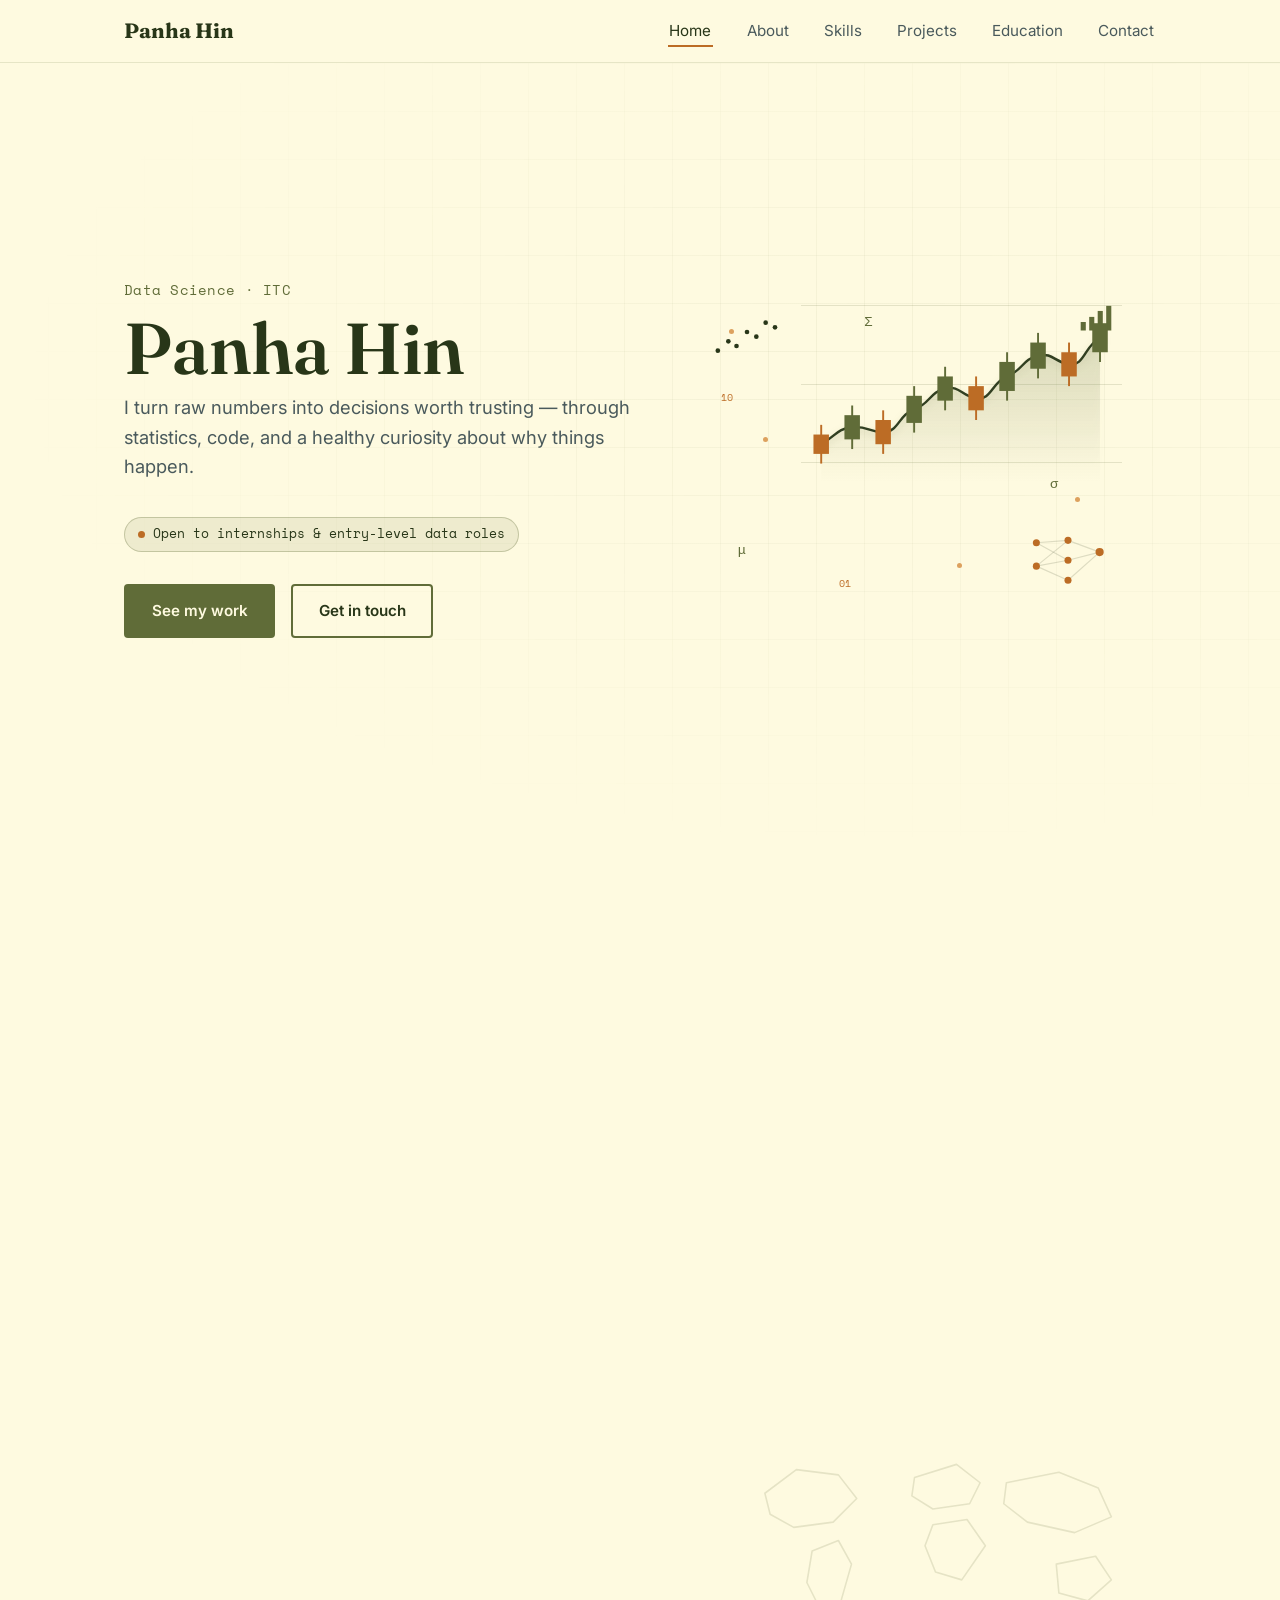
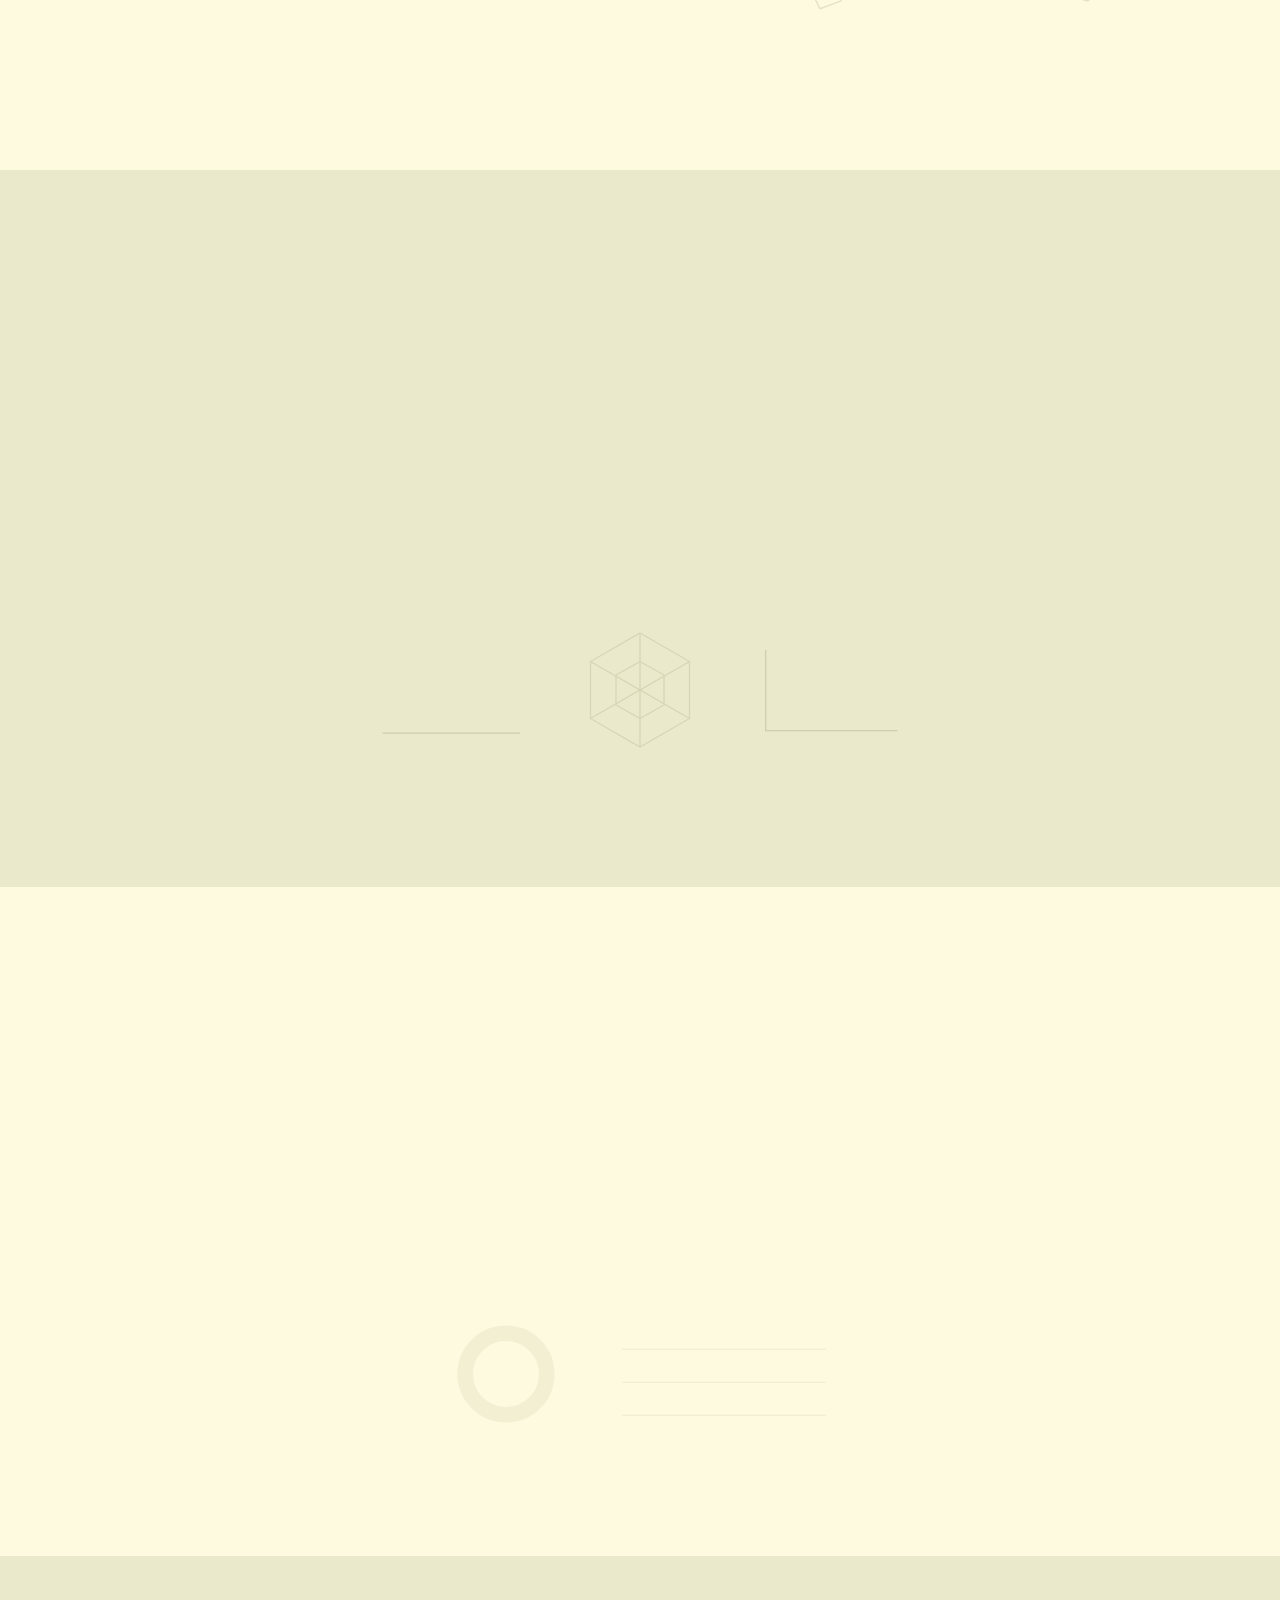
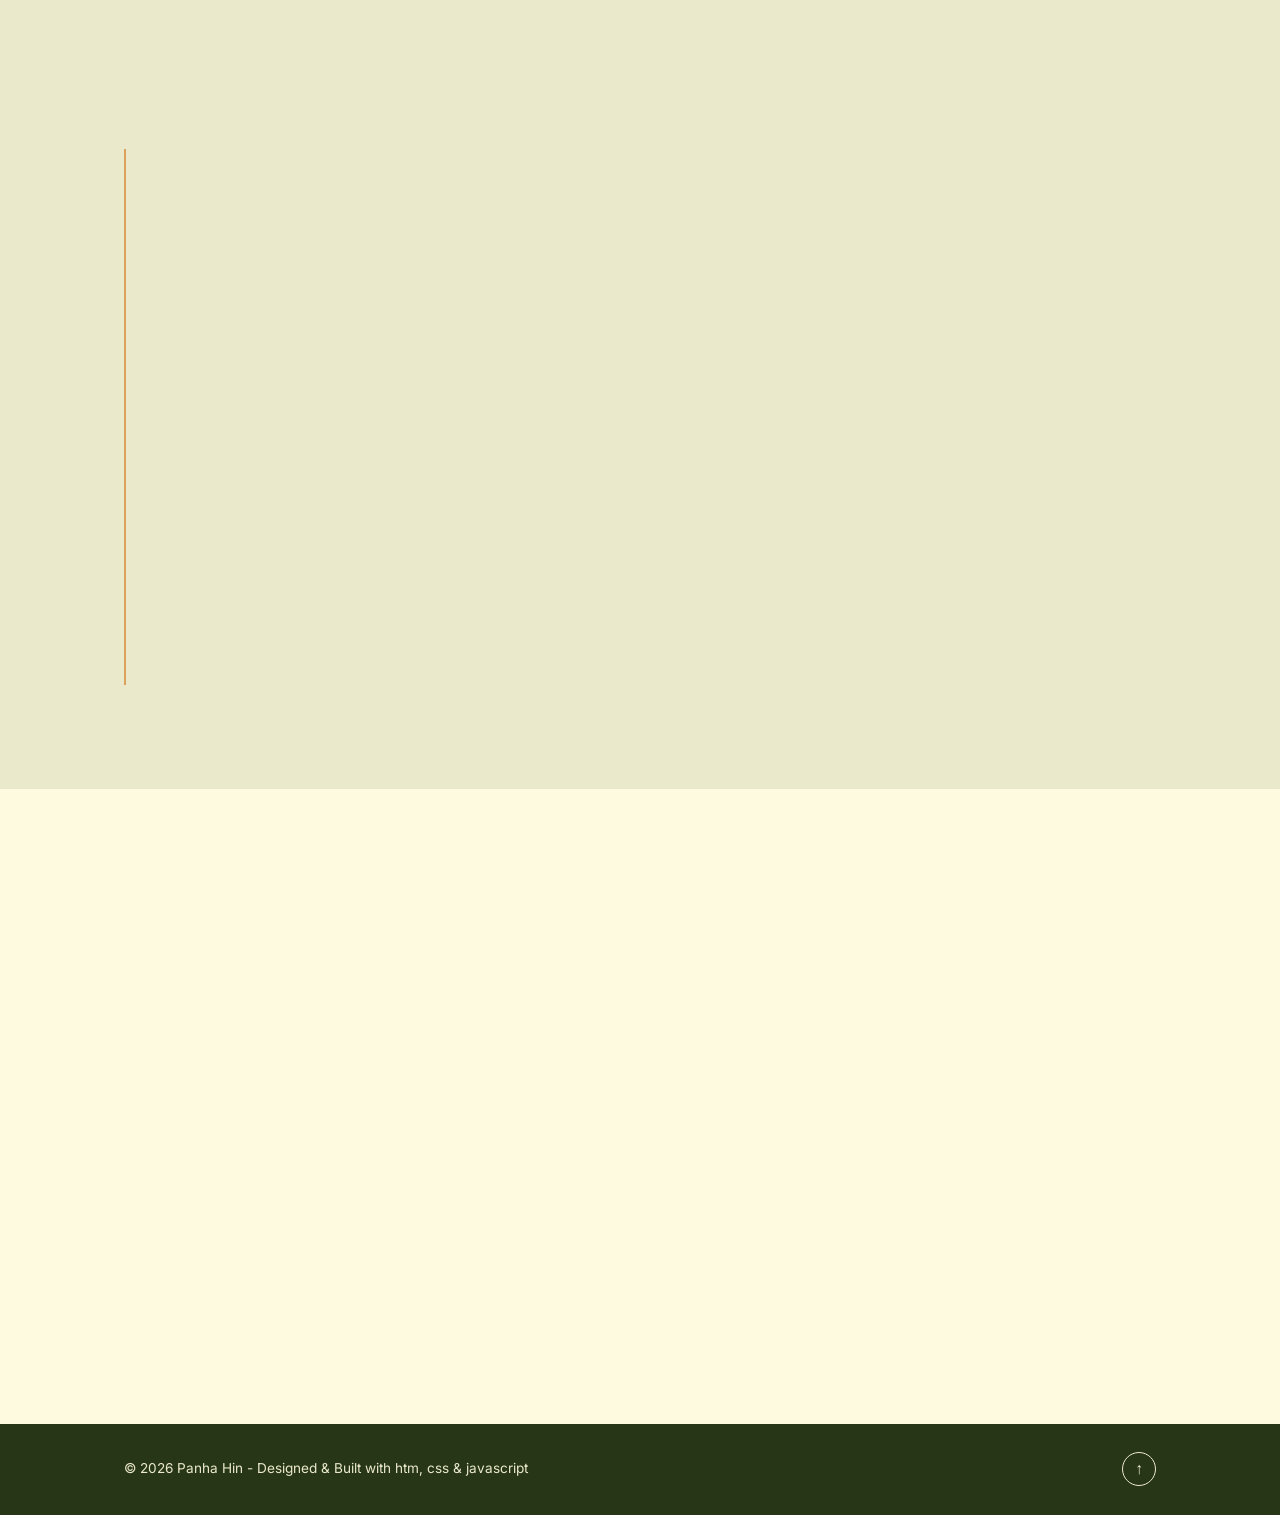
<file: index.html>
<!DOCTYPE html>
<html lang="en">
<head>
<meta charset="UTF-8">
<meta name="viewport" content="width=device-width, initial-scale=1.0">
<title>Panha Hin — Data Science Portfolio</title>
<link rel="preconnect" href="https://fonts.googleapis.com">
<link rel="preconnect" href="https://fonts.gstatic.com" crossorigin>
<link href="https://fonts.googleapis.com/css2?family=Fraunces:opsz,wght@9..144,500;9..144,600;9..144,700&family=Space+Mono:wght@400;700&family=Inter:wght@400;500;600&display=swap" rel="stylesheet">
<link rel="stylesheet" href="styles.css?v=3">
</head>
<body>

<header class="navbar" id="navbar">
  <div class="nav-inner">
    <a href="#home" class="logo">Panha<span> </span>Hin</a>
    <button class="nav-toggle" id="navToggle" aria-label="Toggle menu" aria-expanded="false">
      <span></span><span></span><span></span>
    </button>
    <nav>
      <ul class="nav-links" id="navLinks">
        <li><a href="#home" class="nav-link active">Home</a></li>
        <li><a href="#about" class="nav-link">About</a></li>
        <li><a href="#skills" class="nav-link">Skills</a></li>
        <li><a href="#projects" class="nav-link">Projects</a></li>
        <li><a href="#education" class="nav-link">Education</a></li>
        <li><a href="#contact" class="nav-link">Contact</a></li>
      </ul>
    </nav>
  </div>
</header>

<main>

  <!-- HOME -->
  <section id="home" class="hero">
    <div class="hero-grid" aria-hidden="true"></div>
    <div class="hero-content">
      <div class="hero-text">
        <p class="hero-eyebrow">Data Science · ITC</p>
        <h1>Panha Hin</h1>
        <p class="hero-tagline">I turn raw numbers into decisions worth trusting — through statistics, code, and a healthy curiosity about why things happen.</p>
        <span class="availability-badge"><span class="availability-dot"></span>Open to internships &amp; entry-level data roles</span>
        <div class="hero-actions">
          <a href="#projects" class="btn btn-primary">See my work</a>
          <a href="#contact" class="btn btn-outline">Get in touch</a>
        </div>
      </div>

      <div class="hero-visual" aria-hidden="true">

        <!-- Subtle data-science accents, resting in the open space around the chart -->
        <div class="viz-datafx">
          <span class="viz-fx-dot" style="top:10%; left:6%; animation-delay:0s;"></span>
          <span class="viz-fx-dot" style="top:46%; left:14%; animation-delay:-2.4s;"></span>
          <span class="viz-fx-dot" style="top:88%; left:60%; animation-delay:-4.8s;"></span>
          <span class="viz-fx-dot" style="top:66%; left:88%; animation-delay:-1.6s;"></span>

          <span class="viz-fx-symbol" style="top:4%; left:38%; animation-delay:-1s;">Σ</span>
          <span class="viz-fx-symbol" style="top:80%; left:8%; animation-delay:-3.2s;">μ</span>
          <span class="viz-fx-symbol" style="top:58%; left:82%; animation-delay:-5s;">σ</span>

          <span class="viz-fx-binary" style="top:92%; left:32%; animation-delay:-2s;">01</span>
          <span class="viz-fx-binary" style="top:30%; left:4%; animation-delay:-4.4s;">10</span>

          <svg class="viz-fx-scatter" viewBox="0 0 60 40" xmlns="http://www.w3.org/2000/svg" aria-hidden="true">
            <circle cx="5"  cy="34" r="2"/>
            <circle cx="14" cy="26" r="2"/>
            <circle cx="21" cy="30" r="2"/>
            <circle cx="30" cy="18" r="2"/>
            <circle cx="38" cy="22" r="2"/>
            <circle cx="46" cy="10" r="2"/>
            <circle cx="54" cy="14" r="2"/>
          </svg>

          <svg class="viz-fx-neural" viewBox="0 0 70 50" xmlns="http://www.w3.org/2000/svg" aria-hidden="true">
            <line x1="8" y1="10" x2="35" y2="8"/>
            <line x1="8" y1="10" x2="35" y2="25"/>
            <line x1="8" y1="30" x2="35" y2="8"/>
            <line x1="8" y1="30" x2="35" y2="25"/>
            <line x1="8" y1="30" x2="35" y2="42"/>
            <line x1="35" y1="8"  x2="62" y2="18"/>
            <line x1="35" y1="25" x2="62" y2="18"/>
            <line x1="35" y1="42" x2="62" y2="18"/>
            <circle cx="8"  cy="10" r="3"/>
            <circle cx="8"  cy="30" r="3"/>
            <circle cx="35" cy="8"  r="3"/>
            <circle cx="35" cy="25" r="3"/>
            <circle cx="35" cy="42" r="3"/>
            <circle cx="62" cy="18" r="3.5"/>
          </svg>

          <svg class="viz-fx-bars" viewBox="0 0 40 30" xmlns="http://www.w3.org/2000/svg" aria-hidden="true">
            <rect x="2"  y="20" width="6" height="10"/>
            <rect x="12" y="14" width="6" height="16"/>
            <rect x="22" y="7"  width="6" height="23"/>
            <rect x="32" y="1"  width="6" height="29"/>
          </svg>
        </div>

        <!-- Main visual: candlestick trading chart, top-right -->
        <div class="viz-trading-chart">
          <div class="viz-gridlines">
            <span></span><span></span><span></span>
          </div>
          <svg viewBox="0 0 340 190" xmlns="http://www.w3.org/2000/svg" preserveAspectRatio="none">
            <defs>
              <linearGradient id="trendAreaFill" x1="0" y1="0" x2="0" y2="1">
                <stop offset="0%" stop-color="var(--olive)" stop-opacity="0.22"/>
                <stop offset="100%" stop-color="var(--olive)" stop-opacity="0"/>
              </linearGradient>
            </defs>

            <g class="viz-trend-overlay">
              <path class="viz-trend-area"
                d="M25,150 C41,141 41,134 57,132.5 C73,131 73,137 89,137.5 C105,138 105,119 121,114 C137,109 137,96 153,92.5 C169,89 169,100 185,102.5 C201,105 201,86 217,80 C233,74 233,62 249,58.5 C265,55 265,65 281,67.5 C297,70 297,48 313,40 L313,190 L25,190 Z"
                fill="url(#trendAreaFill)" stroke="none"/>
              <path class="viz-trend-line"
                d="M25,150 C41,141 41,134 57,132.5 C73,131 73,137 89,137.5 C105,138 105,119 121,114 C137,109 137,96 153,92.5 C169,89 169,100 185,102.5 C201,105 201,86 217,80 C233,74 233,62 249,58.5 C265,55 265,65 281,67.5 C297,70 297,48 313,40"
                fill="none" stroke="var(--olive-dark)" stroke-width="2.5" stroke-linecap="round" stroke-linejoin="round"/>
              <circle class="viz-trend-dot" cx="25"  cy="150"  r="4" fill="var(--olive-dark)"/>
              <circle class="viz-trend-dot" cx="57"  cy="132.5" r="4" fill="var(--olive-dark)"/>
              <circle class="viz-trend-dot" cx="89"  cy="137.5" r="4" fill="var(--olive-dark)"/>
              <circle class="viz-trend-dot" cx="121" cy="114"  r="4" fill="var(--olive-dark)"/>
              <circle class="viz-trend-dot" cx="153" cy="92.5" r="4" fill="var(--olive-dark)"/>
              <circle class="viz-trend-dot" cx="185" cy="102.5" r="4" fill="var(--olive-dark)"/>
              <circle class="viz-trend-dot" cx="217" cy="80"   r="4" fill="var(--olive-dark)"/>
              <circle class="viz-trend-dot" cx="249" cy="58.5" r="4" fill="var(--olive-dark)"/>
              <circle class="viz-trend-dot" cx="281" cy="67.5" r="4" fill="var(--olive-dark)"/>
              <circle class="viz-trend-dot viz-live-dot" cx="313" cy="40" r="4.5" fill="var(--olive-dark)"/>
            </g>

            <g class="candle">
              <line class="candle-wick" x1="25" y1="130" x2="25" y2="170" stroke="var(--rust)" stroke-width="2"/>
              <rect class="candle-body" x="17" y="140" width="16" height="20" fill="var(--rust)"/>
            </g>
            <g class="candle">
              <line class="candle-wick" x1="57" y1="110" x2="57" y2="155" stroke="var(--olive)" stroke-width="2"/>
              <rect class="candle-body" x="49" y="120" width="16" height="25" fill="var(--olive)"/>
            </g>
            <g class="candle">
              <line class="candle-wick" x1="89" y1="115" x2="89" y2="160" stroke="var(--rust)" stroke-width="2"/>
              <rect class="candle-body" x="81" y="125" width="16" height="25" fill="var(--rust)"/>
            </g>
            <g class="candle">
              <line class="candle-wick" x1="121" y1="90" x2="121" y2="138" stroke="var(--olive)" stroke-width="2"/>
              <rect class="candle-body" x="113" y="100" width="16" height="28" fill="var(--olive)"/>
            </g>
            <g class="candle">
              <line class="candle-wick" x1="153" y1="70" x2="153" y2="115" stroke="var(--olive)" stroke-width="2"/>
              <rect class="candle-body" x="145" y="80" width="16" height="25" fill="var(--olive)"/>
            </g>
            <g class="candle">
              <line class="candle-wick" x1="185" y1="80" x2="185" y2="125" stroke="var(--rust)" stroke-width="2"/>
              <rect class="candle-body" x="177" y="90" width="16" height="25" fill="var(--rust)"/>
            </g>
            <g class="candle">
              <line class="candle-wick" x1="217" y1="55" x2="217" y2="105" stroke="var(--olive)" stroke-width="2"/>
              <rect class="candle-body" x="209" y="65" width="16" height="30" fill="var(--olive)"/>
            </g>
            <g class="candle">
              <line class="candle-wick" x1="249" y1="35" x2="249" y2="82" stroke="var(--olive)" stroke-width="2"/>
              <rect class="candle-body" x="241" y="45" width="16" height="27" fill="var(--olive)"/>
            </g>
            <g class="candle">
              <line class="candle-wick" x1="281" y1="45" x2="281" y2="90" stroke="var(--rust)" stroke-width="2"/>
              <rect class="candle-body" x="273" y="55" width="16" height="25" fill="var(--rust)"/>
            </g>
            <g class="candle">
              <line class="candle-wick" x1="313" y1="15" x2="313" y2="65" stroke="var(--olive)" stroke-width="2"/>
              <rect class="candle-body" x="305" y="25" width="16" height="30" fill="var(--olive)"/>
            </g>
          </svg>
        </div>
      </div>
    </div>
  </section>

  <!-- ABOUT -->
  <section id="about" class="section">
    <div class="section-inner about-grid">
      <div class="about-text">
        <h2>About</h2>
        <p>I'm a third-year Data Science student at the <strong>Institute of Technology of Cambodia (ITC)</strong>. I'm passionate about data analysis, machine learning, and programming — and even more passionate about pointing all three at real problems worth solving.</p>
        <p>Most of my work sits at the intersection of statistics and software: building the tools that clean and structure data, then the models and visuals that make sense of it. I like problems that start messy and end with a clear answer.</p>

        <h3 class="about-subhead">Career objective</h3>
        <p>My goal is to grow into a data analyst or data scientist role where I can apply statistics, programming, and machine learning to solve practical business and social problems. In the near term, I'm looking for an internship or entry-level opportunity where I can contribute to real data projects, learn from experienced teams, and keep building toward a career in data-driven decision-making.</p>
      </div>
      <div class="about-card">
        <div class="about-card-row"><span>Based in</span><strong>Cambodia</strong></div>
        <div class="about-card-row"><span>Studying</span><strong>Data Science, ITC</strong></div>
        <div class="about-card-row"><span>Year</span><strong>3rd year</strong></div>
        <div class="about-card-row"><span>Focus</span><strong>Statistics &amp; ML</strong></div>
        <div class="about-card-row"><span>Looking for</span><strong>Internship / entry-level</strong></div>
      </div>
    </div>

    <div class="sec-viz sec-viz-map" aria-hidden="true">
      <svg viewBox="0 0 320 170" xmlns="http://www.w3.org/2000/svg">
        <!-- Abstract continent-like landmasses in thin olive outline -->
        <g class="map-land" fill="none" stroke="var(--olive)" stroke-width="1.2" stroke-linejoin="round">
          <path d="M22,52 L46,34 L78,38 L92,56 L74,74 L44,78 L26,68 Z"/>
          <path d="M58,96 L78,88 L88,106 L80,134 L64,140 L54,120 Z"/>
          <path d="M136,40 L168,30 L186,44 L178,60 L150,64 L134,54 Z"/>
          <path d="M150,76 L176,72 L190,92 L172,118 L152,112 L144,92 Z"/>
          <path d="M206,44 L246,36 L276,48 L286,70 L258,82 L222,74 L204,60 Z"/>
          <path d="M244,106 L274,100 L286,118 L268,134 L246,128 Z"/>
        </g>

        <!-- Connection lines drawn between data points -->
        <g class="map-links" fill="none" stroke="var(--olive-dark)" stroke-width="1" stroke-linecap="round">
          <path class="map-link" d="M56,58 Q120,20 160,50"/>
          <path class="map-link" d="M160,50 Q210,36 250,58"/>
          <path class="map-link" d="M160,50 Q150,80 166,96"/>
          <path class="map-link" d="M166,96 Q210,100 262,118"/>
          <path class="map-link" d="M56,58 Q60,100 70,114"/>
        </g>

        <!-- Pulsing dataset nodes -->
        <g class="map-nodes">
          <circle class="map-node" cx="56"  cy="58"  r="3.2" fill="var(--olive-dark)"/>
          <circle class="map-node" cx="160" cy="50"  r="3.2" fill="var(--olive-dark)"/>
          <circle class="map-node" cx="250" cy="58"  r="3.2" fill="var(--rust)"/>
          <circle class="map-node" cx="166" cy="96"  r="4"   fill="var(--rust)"/>
          <circle class="map-node" cx="262" cy="118" r="3.2" fill="var(--olive-dark)"/>
          <circle class="map-node" cx="70"  cy="114" r="3.2" fill="var(--olive-dark)"/>
        </g>
      </svg>
    </div>
  </section>

  <!-- SKILLS -->
  <section id="skills" class="section section-alt">
    <div class="section-inner">
      <h2>Skills</h2>
      <div class="skills-grid">

        <div class="skill-card">
          <h3>Programming</h3>
          <ul class="tag-list">
            <li>C</li><li>C++</li><li>Python</li><li>NumPy</li><li>Pandas</li><li>Matplotlib</li>
          </ul>
        </div>

        <div class="skill-card">
          <h3>Data Analysis &amp; Visualization</h3>
          <ul class="tag-list">
            <li>Excel</li><li>Power BI</li>
          </ul>
        </div>

        <div class="skill-card">
          <h3>Database</h3>
          <ul class="tag-list">
            <li>MySQL</li>
          </ul>
        </div>

        <div class="skill-card">
          <h3>Mathematics</h3>
          <ul class="tag-list">
            <li>Calculus</li><li>Differential Equations</li><li>Probability</li><li>Statistics</li>
          </ul>
        </div>

      </div>

      <div class="sec-viz sec-viz-dash" aria-hidden="true">

        <div class="dash-panel">
          <svg viewBox="0 0 120 80" xmlns="http://www.w3.org/2000/svg">
            <g class="dash-bars" fill="var(--olive)">
              <rect class="dash-bar" x="10" y="30" width="14" height="44"/>
              <rect class="dash-bar" x="32" y="20" width="14" height="54"/>
              <rect class="dash-bar" x="54" y="40" width="14" height="34"/>
              <rect class="dash-bar" x="76" y="12" width="14" height="62"/>
              <rect class="dash-bar dash-bar-hi" x="98" y="24" width="14" height="50" fill="var(--rust)"/>
            </g>
            <line x1="6" y1="74.5" x2="116" y2="74.5" stroke="var(--olive-dark)" stroke-width="1" opacity="0.3"/>
          </svg>
        </div>

        <div class="dash-panel">
          <svg viewBox="0 0 100 100" xmlns="http://www.w3.org/2000/svg">
            <g stroke="var(--olive)" stroke-width="0.8" fill="none" opacity="0.3">
              <polygon points="50,12 83,31 83,69 50,88 17,69 17,31"/>
              <polygon points="50,31 66,40 66,60 50,69 34,60 34,40"/>
              <line x1="50" y1="12" x2="50" y2="88"/>
              <line x1="17" y1="31" x2="83" y2="69"/>
              <line x1="83" y1="31" x2="17" y2="69"/>
            </g>
            <polygon class="dash-radar"
              points="50,20 76,36 72,64 50,80 26,62 28,36"
              fill="var(--olive)" fill-opacity="0.22"
              stroke="var(--olive-dark)" stroke-width="1.6" stroke-linejoin="round"/>
          </svg>
        </div>

        <div class="dash-panel">
          <svg viewBox="0 0 120 80" xmlns="http://www.w3.org/2000/svg">
            <line x1="8" y1="72.5" x2="114" y2="72.5" stroke="var(--olive-dark)" stroke-width="1" opacity="0.3"/>
            <line x1="8.5" y1="8" x2="8.5" y2="72" stroke="var(--olive-dark)" stroke-width="1" opacity="0.3"/>
            <g class="dash-scatter" fill="var(--olive)">
              <circle class="dash-pt" cx="24"  cy="62" r="3"/>
              <circle class="dash-pt" cx="38"  cy="54" r="3"/>
              <circle class="dash-pt" cx="50"  cy="58" r="3"/>
              <circle class="dash-pt" cx="62"  cy="42" r="3"/>
              <circle class="dash-pt" cx="74"  cy="46" r="3"/>
              <circle class="dash-pt" cx="86"  cy="28" r="3"/>
              <circle class="dash-pt" cx="100" cy="32" r="3" fill="var(--rust)"/>
            </g>
          </svg>
        </div>

      </div>
    </div>
  </section>

  <!-- PROJECTS -->
  <section id="projects" class="section">
    <div class="section-inner">
      <h2>Projects</h2>
      <div class="projects-grid">

        <article class="project-card">
          <div class="project-card-top">
            <h3>Rainy Days in a Month</h3>
          </div>
          <p>A statistics project that analyzes rainfall data and estimates the probability and expected number of rainy days in a month using the binomial distribution.</p>
          <ul class="tag-list">
            <li>Statistics</li><li>Probability</li><li>Data Analysis</li>
          </ul>
        </article>

        <article class="project-card">
          <div class="project-card-top">
            <h3>Student Information Management</h3>
          </div>
          <p>A C++ system for managing student records using a queue data structure — supports adding, searching, updating, removing, displaying, sorting, and saving data via CSV files.</p>
          <ul class="tag-list">
            <li>C++</li><li>Queue</li><li>CSV</li>
          </ul>
        </article>

      </div>

      <div class="sec-viz sec-viz-analytics" aria-hidden="true">

        <div class="analytics-panel">
          <svg viewBox="0 0 100 100" xmlns="http://www.w3.org/2000/svg">
            <circle cx="50" cy="50" r="34" fill="none" stroke="var(--olive)" stroke-width="13" opacity="0.15"/>
            <g class="donut-rings" transform="rotate(-90 50 50)">
              <circle class="donut-seg" cx="50" cy="50" r="34" fill="none"
                stroke="var(--olive-dark)" stroke-width="13" stroke-linecap="butt"
                stroke-dasharray="0 214" data-arc="92"/>
              <circle class="donut-seg" cx="50" cy="50" r="34" fill="none"
                stroke="var(--olive)" stroke-width="13" stroke-linecap="butt"
                stroke-dasharray="0 214" stroke-dashoffset="-92" data-arc="66"/>
              <circle class="donut-seg" cx="50" cy="50" r="34" fill="none"
                stroke="var(--rust)" stroke-width="13" stroke-linecap="butt"
                stroke-dasharray="0 214" stroke-dashoffset="-158" data-arc="56"/>
            </g>
          </svg>
        </div>

        <div class="analytics-panel analytics-line">
          <svg viewBox="0 0 160 80" xmlns="http://www.w3.org/2000/svg">
            <g stroke="var(--olive)" stroke-width="0.8" opacity="0.22">
              <line x1="6" y1="22" x2="154" y2="22"/>
              <line x1="6" y1="46" x2="154" y2="46"/>
              <line x1="6" y1="70" x2="154" y2="70"/>
            </g>
            <path class="analytics-path"
              d="M10,62 C30,58 34,42 52,40 C70,38 74,52 92,44 C110,36 114,22 132,18 L150,12"
              fill="none" stroke="var(--olive-dark)" stroke-width="2.4"
              stroke-linecap="round" stroke-linejoin="round"/>
            <circle class="analytics-tip" cx="150" cy="12" r="3.6" fill="var(--rust)"/>
          </svg>
        </div>

      </div>
    </div>
  </section>

  <!-- EDUCATION -->
  <section id="education" class="section section-alt">
    <div class="sec-viz sec-viz-symbols" aria-hidden="true">
      <span class="edu-sym" style="top:12%; right:8%;">Σ</span>
      <span class="edu-sym" style="top:38%; right:18%;">∫</span>
      <span class="edu-sym" style="top:62%; right:6%;">σ²</span>
      <span class="edu-sym" style="top:84%; right:16%;">μ</span>
      <span class="edu-sym edu-sym-sm" style="top:26%; right:26%;">01</span>
      <span class="edu-sym edu-sym-sm" style="top:72%; right:28%;">π</span>
    </div>
    <div class="section-inner">
      <h2>Education</h2>
      <div class="timeline">

        <div class="timeline-item">
          <div class="timeline-dot"></div>
          <div class="timeline-content">
            <span class="timeline-tag">Current</span>
            <h3>Institute of Technology of Cambodia</h3>
            <p class="timeline-sub">Bachelor of Data Science</p>
            <p>Currently a third-year student studying mathematics, statistics, probability, programming, databases, data structures, and data science.</p>
          </div>
        </div>

        <div class="timeline-item">
          <div class="timeline-dot"></div>
          <div class="timeline-content">
            <span class="timeline-tag">Previous</span>
            <h3>High School</h3>
            <p class="timeline-sub">Cambodian General Education</p>
            <p>Completed secondary education with a strong interest in mathematics, technology, and computer-related subjects.</p>
          </div>
        </div>

        <div class="timeline-item">
          <div class="timeline-dot"></div>
          <div class="timeline-content">
            <span class="timeline-tag">Additional Learning</span>
            <h3>English Language</h3>
            <p class="timeline-sub">AEP English Program</p>
            <p>Developing English reading, speaking, listening, and writing skills.</p>
          </div>
        </div>

      </div>
    </div>
  </section>

  <!-- CONTACT -->
  <section id="contact" class="section">
    <div class="section-inner">
      <h2>Contact</h2>
      <p class="contact-note">I'm open to internships and entry-level opportunities in data analysis or data science — feel free to reach out.</p>

      <div class="contact-cards">
        <a class="contact-card" href="mailto:panhaaahinn@gmail.com">
          <span class="contact-icon" aria-hidden="true">
            <svg viewBox="0 0 24 24" fill="none" xmlns="http://www.w3.org/2000/svg">
              <rect x="2.5" y="4.5" width="19" height="15" rx="2" stroke="currentColor" stroke-width="1.6"/>
              <path d="M3.5 6.5L12 13L20.5 6.5" stroke="currentColor" stroke-width="1.6" stroke-linecap="round" stroke-linejoin="round"/>
            </svg>
          </span>
          <span class="contact-card-text">
            <strong>Email</strong>
            <span>panhaaahinn@gmail.com</span>
          </span>
        </a>

        <a class="contact-card" href="https://t.me/panha_hin" target="_blank" rel="noopener">
          <span class="contact-icon" aria-hidden="true">
            <svg viewBox="0 0 24 24" fill="currentColor" xmlns="http://www.w3.org/2000/svg">
              <path d="M21.94 4.3 18.9 19.1c-.23 1.02-.84 1.27-1.7.79l-4.7-3.47-2.27 2.19c-.25.25-.46.46-.95.46l.34-4.8 8.74-7.9c.38-.34-.08-.53-.59-.19l-10.8 6.8-4.65-1.46c-1.01-.32-1.03-1.01.21-1.5l18.2-7.02c.84-.31 1.58.2 1.31 1.3Z"/>
            </svg>
          </span>
          <span class="contact-card-text">
            <strong>Telegram</strong>
            <span>088 9157 750</span>
          </span>
        </a>

        <a class="contact-card" href="https://github.com/panhaaahinn-glitch" target="_blank" rel="noopener">
          <span class="contact-icon" aria-hidden="true">
            <svg viewBox="0 0 24 24" fill="currentColor" xmlns="http://www.w3.org/2000/svg">
              <path fill-rule="evenodd" clip-rule="evenodd" d="M12 2C6.477 2 2 6.51 2 12.07c0 4.45 2.865 8.22 6.839 9.55.5.094.683-.219.683-.487 0-.24-.009-.876-.014-1.72-2.782.606-3.369-1.348-3.369-1.348-.455-1.161-1.11-1.47-1.11-1.47-.908-.623.069-.61.069-.61 1.004.071 1.532 1.036 1.532 1.036.892 1.532 2.341 1.09 2.91.834.091-.649.35-1.09.636-1.34-2.221-.253-4.556-1.117-4.556-4.968 0-1.098.39-1.995 1.03-2.698-.103-.254-.447-1.276.098-2.66 0 0 .84-.27 2.75 1.03A9.51 9.51 0 0 1 12 6.844c.85.004 1.705.115 2.504.338 1.909-1.3 2.747-1.03 2.747-1.03.547 1.384.203 2.406.1 2.66.64.703 1.028 1.6 1.028 2.698 0 3.86-2.339 4.712-4.566 4.96.359.31.678.92.678 1.852 0 1.336-.012 2.415-.012 2.744 0 .27.18.585.688.486C19.138 20.286 22 16.517 22 12.07 22 6.51 17.523 2 12 2Z"/>
            </svg>
          </span>
          <span class="contact-card-text">
            <strong>GitHub</strong>
            <span>github.com/panhaaahinn-glitch</span>
          </span>
        </a>

        <a class="contact-card" href="https://www.linkedin.com/in/panha-hin-76b405398/" target="_blank" rel="noopener">
          <span class="contact-icon" aria-hidden="true">
            <svg viewBox="0 0 24 24" fill="currentColor" xmlns="http://www.w3.org/2000/svg">
              <path d="M4.98 3.5C4.98 4.88 3.87 6 2.49 6S0 4.88 0 3.5 1.11 1 2.49 1s2.49 1.12 2.49 2.5ZM.24 8.5h4.5V23H.24V8.5ZM8.34 8.5h4.31v1.98h.06c.6-1.14 2.07-2.34 4.26-2.34 4.56 0 5.4 3 5.4 6.9V23h-4.5v-6.98c0-1.66-.03-3.8-2.31-3.8-2.31 0-2.67 1.8-2.67 3.68V23h-4.5V8.5Z"/>
            </svg>
          </span>
          <span class="contact-card-text">
            <strong>LinkedIn</strong>
            <span>linkedin.com/in/panha-hin</span>
          </span>
        </a>
      </div>

      <div class="sec-viz sec-viz-network" aria-hidden="true">
        <svg viewBox="0 0 300 120" xmlns="http://www.w3.org/2000/svg">
          <g class="net-links" stroke="var(--olive-dark)" stroke-width="1" fill="none" stroke-linecap="round">
            <line class="net-link" x1="34"  y1="80" x2="88"  y2="44"/>
            <line class="net-link" x1="88"  y1="44" x2="140" y2="72"/>
            <line class="net-link" x1="140" y1="72" x2="196" y2="36"/>
            <line class="net-link" x1="196" y1="36" x2="254" y2="66"/>
            <line class="net-link" x1="88"  y1="44" x2="140" y2="20"/>
            <line class="net-link" x1="140" y1="20" x2="196" y2="36"/>
            <line class="net-link" x1="140" y1="72" x2="206" y2="96"/>
            <line class="net-link" x1="206" y1="96" x2="254" y2="66"/>
            <line class="net-link" x1="34"  y1="80" x2="96"  y2="100"/>
            <line class="net-link" x1="96"  y1="100" x2="140" y2="72"/>
          </g>
          <g class="net-nodes">
            <circle class="net-node" cx="34"  cy="80"  r="4"   fill="var(--olive)"/>
            <circle class="net-node" cx="88"  cy="44"  r="4.6" fill="var(--olive-dark)"/>
            <circle class="net-node" cx="140" cy="20"  r="3.6" fill="var(--rust)"/>
            <circle class="net-node" cx="140" cy="72"  r="5"   fill="var(--olive-dark)"/>
            <circle class="net-node" cx="196" cy="36"  r="4.2" fill="var(--olive)"/>
            <circle class="net-node" cx="254" cy="66"  r="4"   fill="var(--rust)"/>
            <circle class="net-node" cx="206" cy="96"  r="3.6" fill="var(--olive)"/>
            <circle class="net-node" cx="96"  cy="100" r="3.6" fill="var(--olive)"/>
          </g>
        </svg>
      </div>
    </div>
  </section>

</main>

<footer class="footer">
  <div class="section-inner footer-inner">
    <p>&copy; <span id="year"></span> Panha Hin - Designed & Built with htm, css & javascript</p>
    <button class="back-to-top" id="backToTop" aria-label="Back to top">↑</button>
  </div>
</footer>

<script src="script.js?v=3"></script>
</body>
</html>
</file>
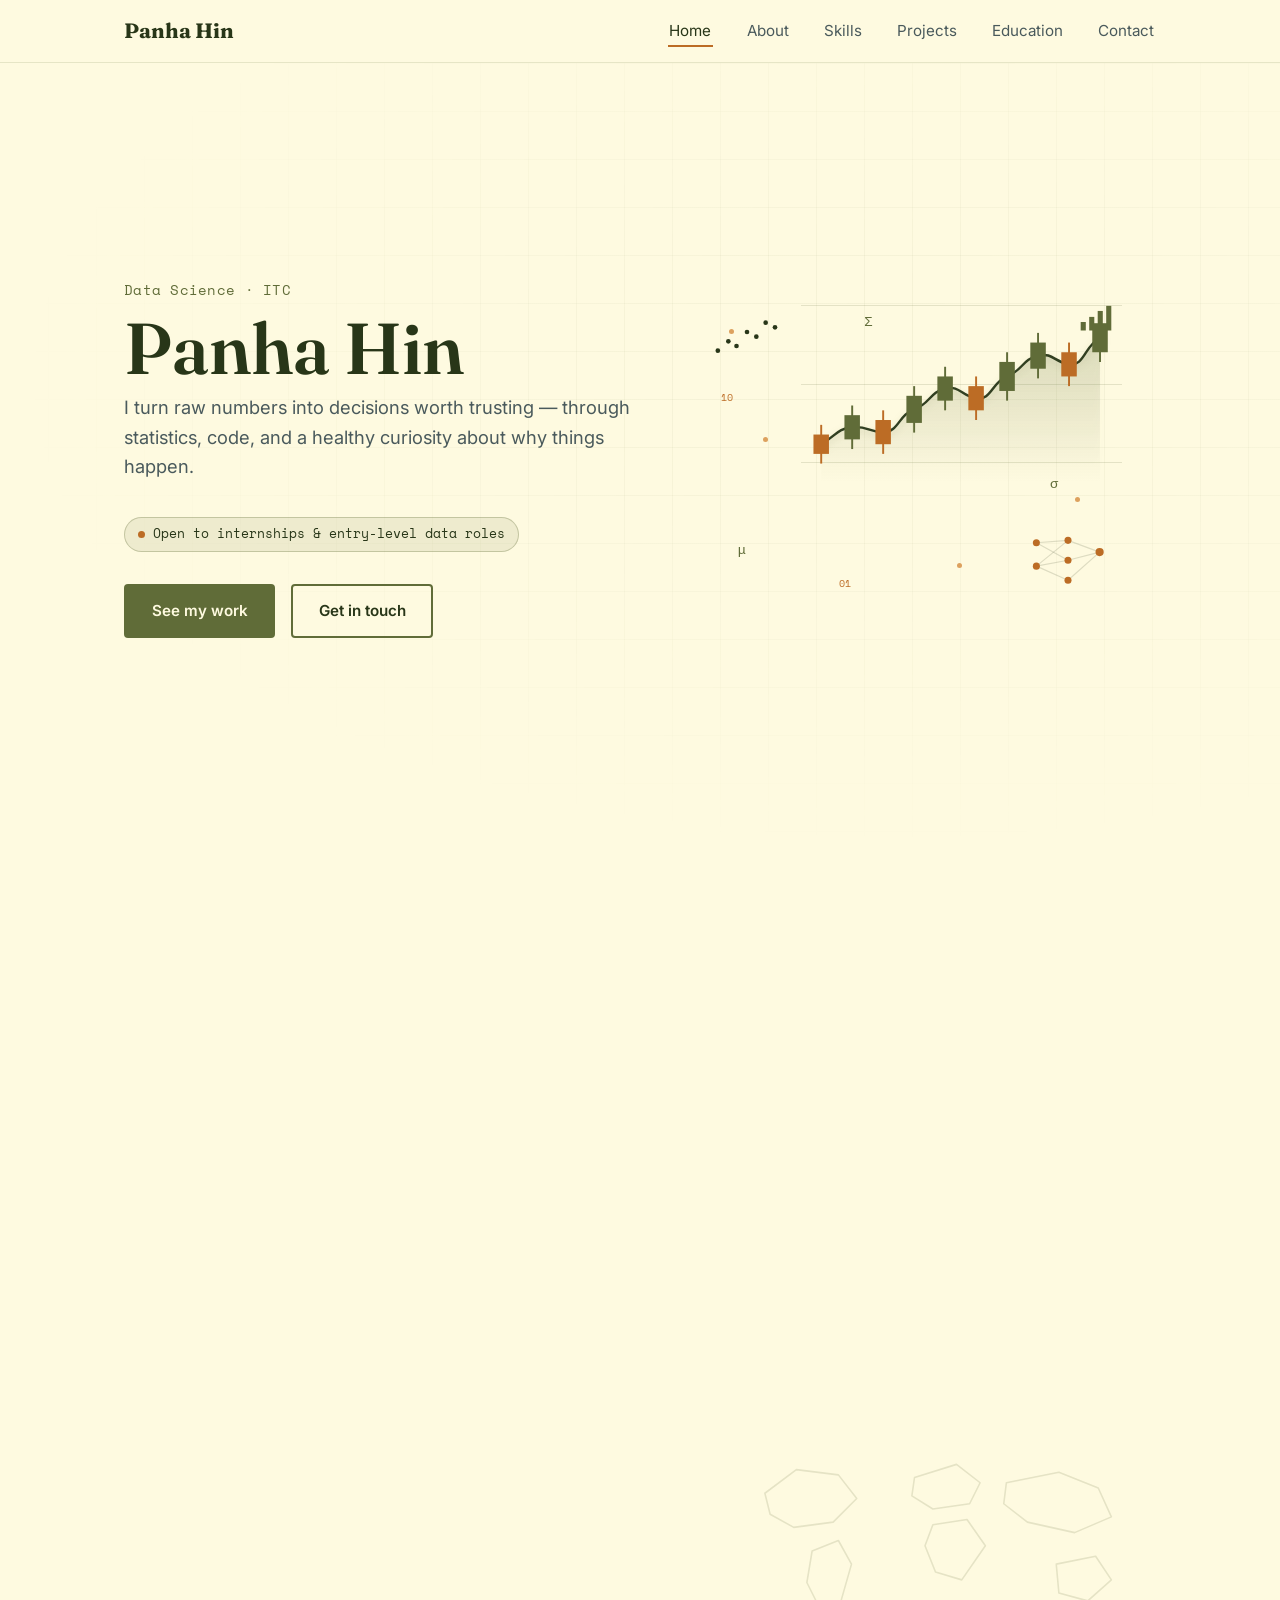
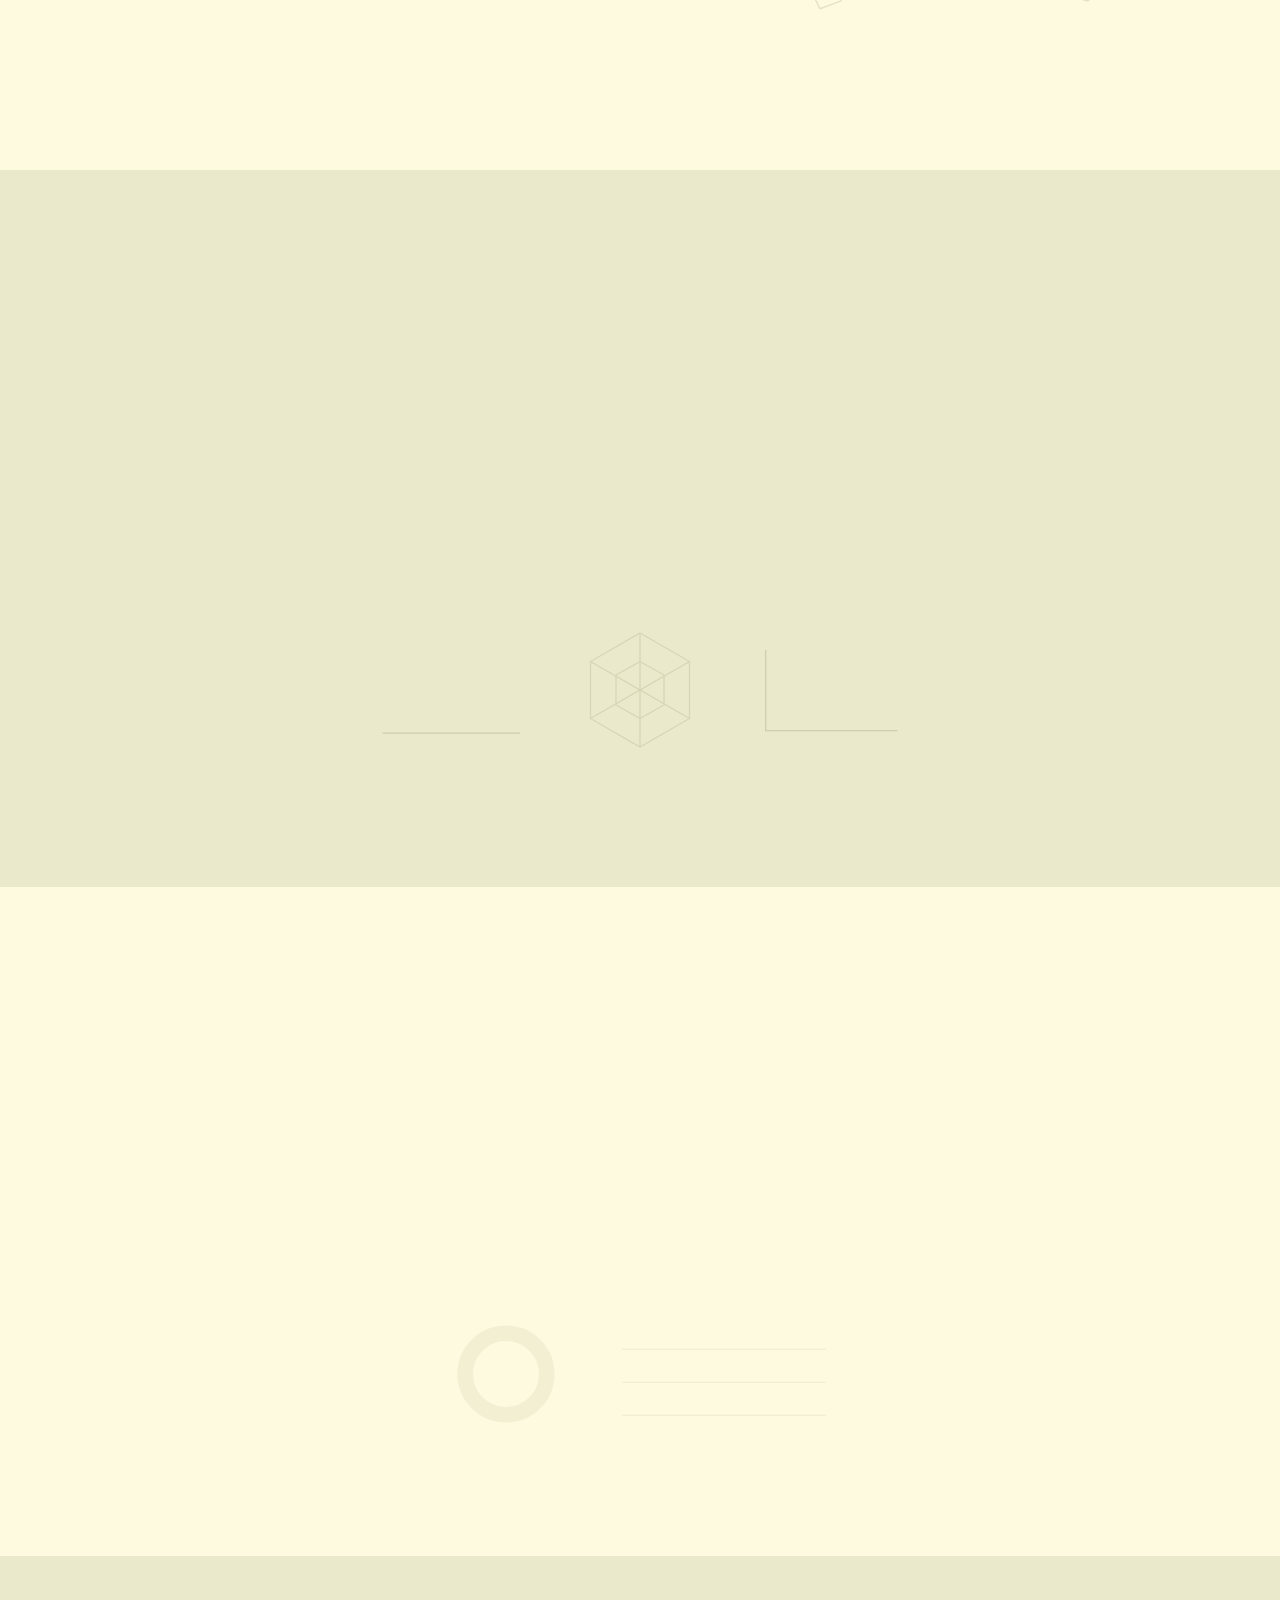
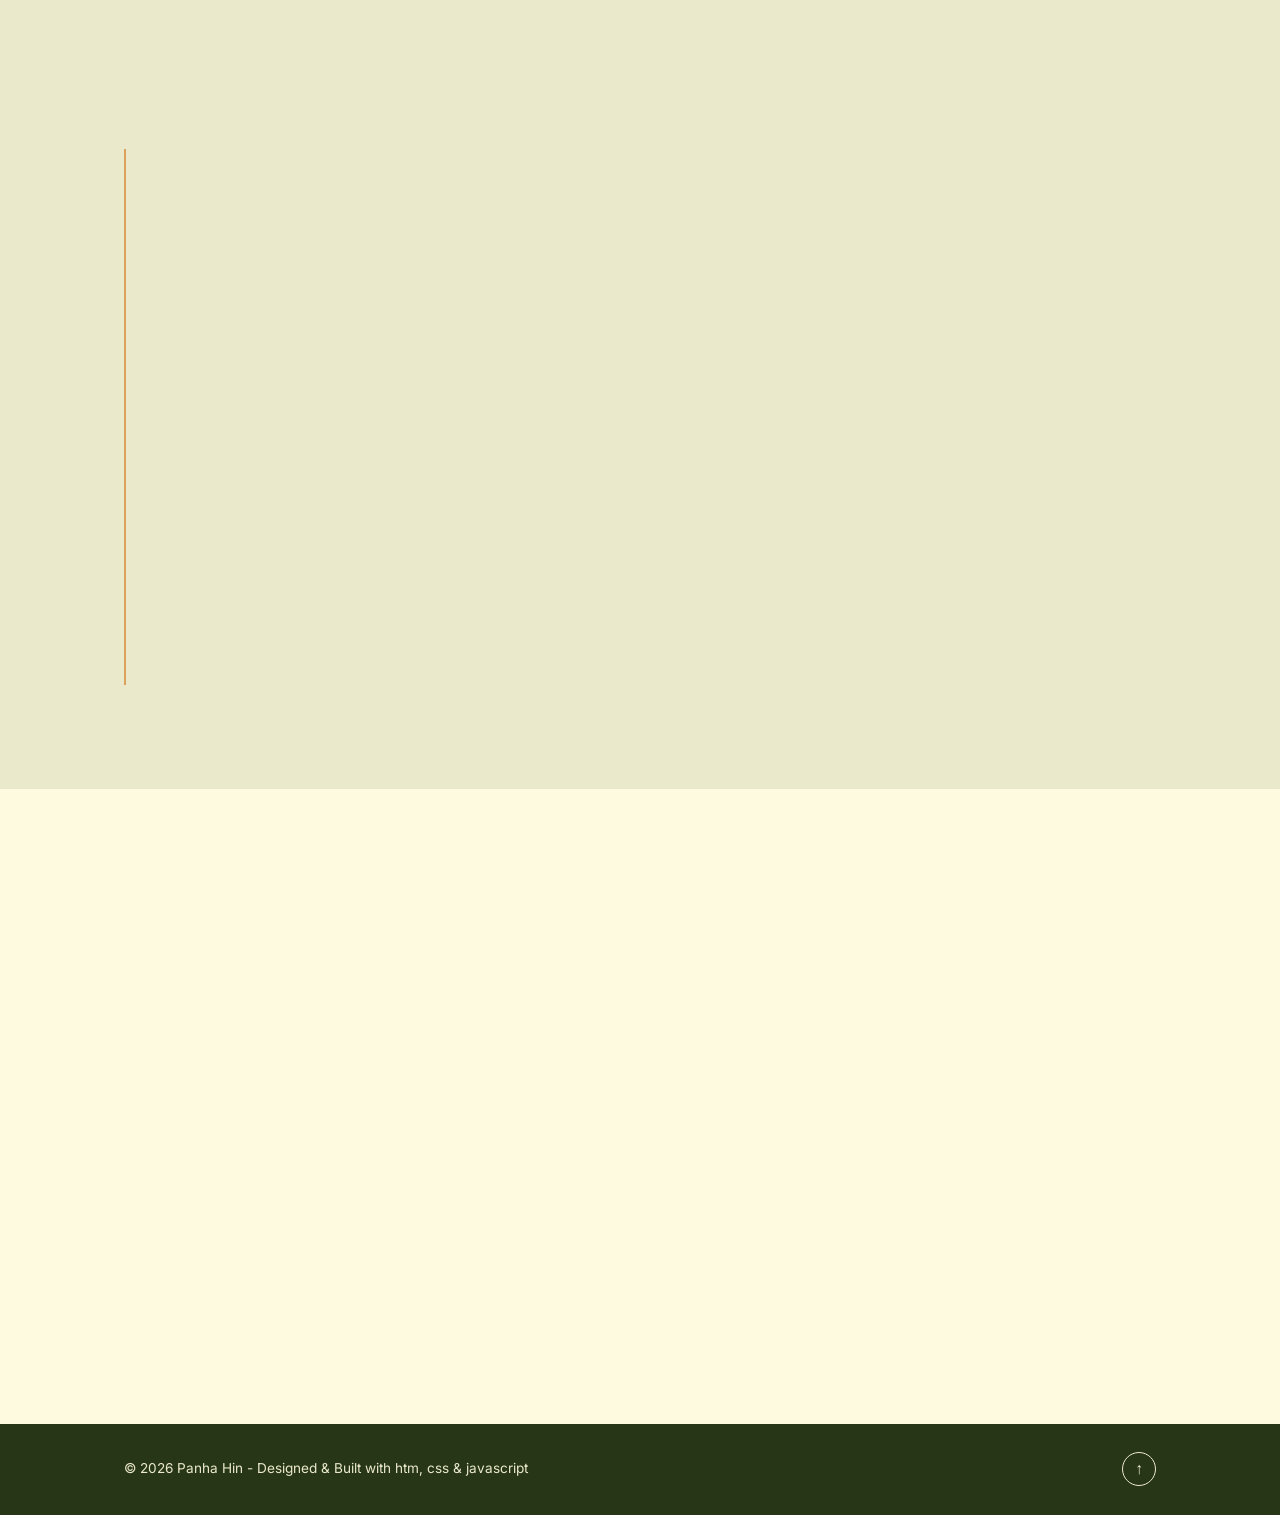
<file: index2.html>
<!DOCTYPE html>
<html lang="en">
<head>
<meta charset="UTF-8">
<meta name="viewport" content="width=device-width, initial-scale=1.0">
<title>Panha Hin — Data Science Portfolio</title>
<link rel="preconnect" href="https://fonts.googleapis.com">
<link rel="preconnect" href="https://fonts.gstatic.com" crossorigin>
<link href="https://fonts.googleapis.com/css2?family=Fraunces:opsz,wght@9..144,500;9..144,600;9..144,700&family=Space+Mono:wght@400;700&family=Inter:wght@400;500;600&display=swap" rel="stylesheet">
<link rel="stylesheet" href="styles2.css?v=3">
</head>
<body>

<header class="navbar" id="navbar">
  <div class="nav-inner">
    <a href="#home" class="logo">Panha<span> </span>Hin</a>
    <button class="nav-toggle" id="navToggle" aria-label="Toggle menu" aria-expanded="false">
      <span></span><span></span><span></span>
    </button>
    <nav>
      <ul class="nav-links" id="navLinks">
        <li><a href="#home" class="nav-link active">Home</a></li>
        <li><a href="#about" class="nav-link">About</a></li>
        <li><a href="#skills" class="nav-link">Skills</a></li>
        <li><a href="#projects" class="nav-link">Projects</a></li>
        <li><a href="#education" class="nav-link">Education</a></li>
        <li><a href="#contact" class="nav-link">Contact</a></li>
      </ul>
    </nav>
  </div>
</header>

<main>

  <!-- HOME -->
  <section id="home" class="hero">
    <div class="hero-grid" aria-hidden="true"></div>
    <div class="hero-content">
      <div class="hero-text">
        <p class="hero-eyebrow">Data Science · ITC</p>
        <h1>Panha Hin</h1>
        <p class="hero-tagline">I turn raw numbers into decisions worth trusting — through statistics, code, and a healthy curiosity about why things happen.</p>
        <span class="availability-badge"><span class="availability-dot"></span>Open to internships &amp; entry-level data roles</span>
        <div class="hero-actions">
          <a href="#projects" class="btn btn-primary">See my work</a>
          <a href="#contact" class="btn btn-outline">Get in touch</a>
        </div>
      </div>

      <div class="hero-visual" aria-hidden="true">

        <!-- Subtle data-science accents, resting in the open space around the chart -->
        <div class="viz-datafx">
          <span class="viz-fx-dot" style="top:10%; left:6%; animation-delay:0s;"></span>
          <span class="viz-fx-dot" style="top:46%; left:14%; animation-delay:-2.4s;"></span>
          <span class="viz-fx-dot" style="top:88%; left:60%; animation-delay:-4.8s;"></span>
          <span class="viz-fx-dot" style="top:66%; left:88%; animation-delay:-1.6s;"></span>

          <span class="viz-fx-symbol" style="top:4%; left:38%; animation-delay:-1s;">Σ</span>
          <span class="viz-fx-symbol" style="top:80%; left:8%; animation-delay:-3.2s;">μ</span>
          <span class="viz-fx-symbol" style="top:58%; left:82%; animation-delay:-5s;">σ</span>

          <span class="viz-fx-binary" style="top:92%; left:32%; animation-delay:-2s;">01</span>
          <span class="viz-fx-binary" style="top:30%; left:4%; animation-delay:-4.4s;">10</span>

          <svg class="viz-fx-scatter" viewBox="0 0 60 40" xmlns="http://www.w3.org/2000/svg" aria-hidden="true">
            <circle cx="5"  cy="34" r="2"/>
            <circle cx="14" cy="26" r="2"/>
            <circle cx="21" cy="30" r="2"/>
            <circle cx="30" cy="18" r="2"/>
            <circle cx="38" cy="22" r="2"/>
            <circle cx="46" cy="10" r="2"/>
            <circle cx="54" cy="14" r="2"/>
          </svg>

          <svg class="viz-fx-neural" viewBox="0 0 70 50" xmlns="http://www.w3.org/2000/svg" aria-hidden="true">
            <line x1="8" y1="10" x2="35" y2="8"/>
            <line x1="8" y1="10" x2="35" y2="25"/>
            <line x1="8" y1="30" x2="35" y2="8"/>
            <line x1="8" y1="30" x2="35" y2="25"/>
            <line x1="8" y1="30" x2="35" y2="42"/>
            <line x1="35" y1="8"  x2="62" y2="18"/>
            <line x1="35" y1="25" x2="62" y2="18"/>
            <line x1="35" y1="42" x2="62" y2="18"/>
            <circle cx="8"  cy="10" r="3"/>
            <circle cx="8"  cy="30" r="3"/>
            <circle cx="35" cy="8"  r="3"/>
            <circle cx="35" cy="25" r="3"/>
            <circle cx="35" cy="42" r="3"/>
            <circle cx="62" cy="18" r="3.5"/>
          </svg>

          <svg class="viz-fx-bars" viewBox="0 0 40 30" xmlns="http://www.w3.org/2000/svg" aria-hidden="true">
            <rect x="2"  y="20" width="6" height="10"/>
            <rect x="12" y="14" width="6" height="16"/>
            <rect x="22" y="7"  width="6" height="23"/>
            <rect x="32" y="1"  width="6" height="29"/>
          </svg>
        </div>

        <!-- Main visual: candlestick trading chart, top-right -->
        <div class="viz-trading-chart">
          <div class="viz-gridlines">
            <span></span><span></span><span></span>
          </div>
          <svg viewBox="0 0 340 190" xmlns="http://www.w3.org/2000/svg" preserveAspectRatio="none">
            <defs>
              <linearGradient id="trendAreaFill" x1="0" y1="0" x2="0" y2="1">
                <stop offset="0%" stop-color="var(--olive)" stop-opacity="0.22"/>
                <stop offset="100%" stop-color="var(--olive)" stop-opacity="0"/>
              </linearGradient>
            </defs>

            <g class="viz-trend-overlay">
              <path class="viz-trend-area"
                d="M25,150 C41,141 41,134 57,132.5 C73,131 73,137 89,137.5 C105,138 105,119 121,114 C137,109 137,96 153,92.5 C169,89 169,100 185,102.5 C201,105 201,86 217,80 C233,74 233,62 249,58.5 C265,55 265,65 281,67.5 C297,70 297,48 313,40 L313,190 L25,190 Z"
                fill="url(#trendAreaFill)" stroke="none"/>
              <path class="viz-trend-line"
                d="M25,150 C41,141 41,134 57,132.5 C73,131 73,137 89,137.5 C105,138 105,119 121,114 C137,109 137,96 153,92.5 C169,89 169,100 185,102.5 C201,105 201,86 217,80 C233,74 233,62 249,58.5 C265,55 265,65 281,67.5 C297,70 297,48 313,40"
                fill="none" stroke="var(--olive-dark)" stroke-width="2.5" stroke-linecap="round" stroke-linejoin="round"/>
              <circle class="viz-trend-dot" cx="25"  cy="150"  r="4" fill="var(--olive-dark)"/>
              <circle class="viz-trend-dot" cx="57"  cy="132.5" r="4" fill="var(--olive-dark)"/>
              <circle class="viz-trend-dot" cx="89"  cy="137.5" r="4" fill="var(--olive-dark)"/>
              <circle class="viz-trend-dot" cx="121" cy="114"  r="4" fill="var(--olive-dark)"/>
              <circle class="viz-trend-dot" cx="153" cy="92.5" r="4" fill="var(--olive-dark)"/>
              <circle class="viz-trend-dot" cx="185" cy="102.5" r="4" fill="var(--olive-dark)"/>
              <circle class="viz-trend-dot" cx="217" cy="80"   r="4" fill="var(--olive-dark)"/>
              <circle class="viz-trend-dot" cx="249" cy="58.5" r="4" fill="var(--olive-dark)"/>
              <circle class="viz-trend-dot" cx="281" cy="67.5" r="4" fill="var(--olive-dark)"/>
              <circle class="viz-trend-dot viz-live-dot" cx="313" cy="40" r="4.5" fill="var(--olive-dark)"/>
            </g>

            <g class="candle">
              <line class="candle-wick" x1="25" y1="130" x2="25" y2="170" stroke="var(--rust)" stroke-width="2"/>
              <rect class="candle-body" x="17" y="140" width="16" height="20" fill="var(--rust)"/>
            </g>
            <g class="candle">
              <line class="candle-wick" x1="57" y1="110" x2="57" y2="155" stroke="var(--olive)" stroke-width="2"/>
              <rect class="candle-body" x="49" y="120" width="16" height="25" fill="var(--olive)"/>
            </g>
            <g class="candle">
              <line class="candle-wick" x1="89" y1="115" x2="89" y2="160" stroke="var(--rust)" stroke-width="2"/>
              <rect class="candle-body" x="81" y="125" width="16" height="25" fill="var(--rust)"/>
            </g>
            <g class="candle">
              <line class="candle-wick" x1="121" y1="90" x2="121" y2="138" stroke="var(--olive)" stroke-width="2"/>
              <rect class="candle-body" x="113" y="100" width="16" height="28" fill="var(--olive)"/>
            </g>
            <g class="candle">
              <line class="candle-wick" x1="153" y1="70" x2="153" y2="115" stroke="var(--olive)" stroke-width="2"/>
              <rect class="candle-body" x="145" y="80" width="16" height="25" fill="var(--olive)"/>
            </g>
            <g class="candle">
              <line class="candle-wick" x1="185" y1="80" x2="185" y2="125" stroke="var(--rust)" stroke-width="2"/>
              <rect class="candle-body" x="177" y="90" width="16" height="25" fill="var(--rust)"/>
            </g>
            <g class="candle">
              <line class="candle-wick" x1="217" y1="55" x2="217" y2="105" stroke="var(--olive)" stroke-width="2"/>
              <rect class="candle-body" x="209" y="65" width="16" height="30" fill="var(--olive)"/>
            </g>
            <g class="candle">
              <line class="candle-wick" x1="249" y1="35" x2="249" y2="82" stroke="var(--olive)" stroke-width="2"/>
              <rect class="candle-body" x="241" y="45" width="16" height="27" fill="var(--olive)"/>
            </g>
            <g class="candle">
              <line class="candle-wick" x1="281" y1="45" x2="281" y2="90" stroke="var(--rust)" stroke-width="2"/>
              <rect class="candle-body" x="273" y="55" width="16" height="25" fill="var(--rust)"/>
            </g>
            <g class="candle">
              <line class="candle-wick" x1="313" y1="15" x2="313" y2="65" stroke="var(--olive)" stroke-width="2"/>
              <rect class="candle-body" x="305" y="25" width="16" height="30" fill="var(--olive)"/>
            </g>
          </svg>
        </div>
      </div>
    </div>
  </section>

  <!-- ABOUT -->
  <section id="about" class="section">
    <div class="section-inner about-grid">
      <div class="about-text">
        <h2>About</h2>
        <p>I'm a third-year Data Science student at the <strong>Institute of Technology of Cambodia (ITC)</strong>. I'm passionate about data analysis, machine learning, and programming — and even more passionate about pointing all three at real problems worth solving.</p>
        <p>Most of my work sits at the intersection of statistics and software: building the tools that clean and structure data, then the models and visuals that make sense of it. I like problems that start messy and end with a clear answer.</p>

        <h3 class="about-subhead">Career objective</h3>
        <p>My goal is to grow into a data analyst or data scientist role where I can apply statistics, programming, and machine learning to solve practical business and social problems. In the near term, I'm looking for an internship or entry-level opportunity where I can contribute to real data projects, learn from experienced teams, and keep building toward a career in data-driven decision-making.</p>
      </div>
      <div class="about-card">
        <div class="about-card-row"><span>Based in</span><strong>Cambodia</strong></div>
        <div class="about-card-row"><span>Studying</span><strong>Data Science, ITC</strong></div>
        <div class="about-card-row"><span>Year</span><strong>3rd year</strong></div>
        <div class="about-card-row"><span>Focus</span><strong>Statistics &amp; ML</strong></div>
        <div class="about-card-row"><span>Looking for</span><strong>Internship / entry-level</strong></div>
      </div>
    </div>

    <div class="sec-viz sec-viz-map" aria-hidden="true">
      <svg viewBox="0 0 320 170" xmlns="http://www.w3.org/2000/svg">
        <!-- Abstract continent-like landmasses in thin olive outline -->
        <g class="map-land" fill="none" stroke="var(--olive)" stroke-width="1.2" stroke-linejoin="round">
          <path d="M22,52 L46,34 L78,38 L92,56 L74,74 L44,78 L26,68 Z"/>
          <path d="M58,96 L78,88 L88,106 L80,134 L64,140 L54,120 Z"/>
          <path d="M136,40 L168,30 L186,44 L178,60 L150,64 L134,54 Z"/>
          <path d="M150,76 L176,72 L190,92 L172,118 L152,112 L144,92 Z"/>
          <path d="M206,44 L246,36 L276,48 L286,70 L258,82 L222,74 L204,60 Z"/>
          <path d="M244,106 L274,100 L286,118 L268,134 L246,128 Z"/>
        </g>

        <!-- Connection lines drawn between data points -->
        <g class="map-links" fill="none" stroke="var(--olive-dark)" stroke-width="1" stroke-linecap="round">
          <path class="map-link" d="M56,58 Q120,20 160,50"/>
          <path class="map-link" d="M160,50 Q210,36 250,58"/>
          <path class="map-link" d="M160,50 Q150,80 166,96"/>
          <path class="map-link" d="M166,96 Q210,100 262,118"/>
          <path class="map-link" d="M56,58 Q60,100 70,114"/>
        </g>

        <!-- Pulsing dataset nodes -->
        <g class="map-nodes">
          <circle class="map-node" cx="56"  cy="58"  r="3.2" fill="var(--olive-dark)"/>
          <circle class="map-node" cx="160" cy="50"  r="3.2" fill="var(--olive-dark)"/>
          <circle class="map-node" cx="250" cy="58"  r="3.2" fill="var(--rust)"/>
          <circle class="map-node" cx="166" cy="96"  r="4"   fill="var(--rust)"/>
          <circle class="map-node" cx="262" cy="118" r="3.2" fill="var(--olive-dark)"/>
          <circle class="map-node" cx="70"  cy="114" r="3.2" fill="var(--olive-dark)"/>
        </g>
      </svg>
    </div>
  </section>

  <!-- SKILLS -->
  <section id="skills" class="section section-alt">
    <div class="section-inner">
      <h2>Skills</h2>
      <div class="skills-grid">

        <div class="skill-card">
          <h3>Programming</h3>
          <ul class="tag-list">
            <li>C</li><li>C++</li><li>Python</li><li>NumPy</li><li>Pandas</li><li>Matplotlib</li>
          </ul>
        </div>

        <div class="skill-card">
          <h3>Data Analysis &amp; Visualization</h3>
          <ul class="tag-list">
            <li>Excel</li><li>Power BI</li>
          </ul>
        </div>

        <div class="skill-card">
          <h3>Database</h3>
          <ul class="tag-list">
            <li>MySQL</li>
          </ul>
        </div>

        <div class="skill-card">
          <h3>Mathematics</h3>
          <ul class="tag-list">
            <li>Calculus</li><li>Differential Equations</li><li>Probability</li><li>Statistics</li>
          </ul>
        </div>

      </div>

      <div class="sec-viz sec-viz-dash" aria-hidden="true">

        <div class="dash-panel">
          <svg viewBox="0 0 120 80" xmlns="http://www.w3.org/2000/svg">
            <g class="dash-bars" fill="var(--olive)">
              <rect class="dash-bar" x="10" y="30" width="14" height="44"/>
              <rect class="dash-bar" x="32" y="20" width="14" height="54"/>
              <rect class="dash-bar" x="54" y="40" width="14" height="34"/>
              <rect class="dash-bar" x="76" y="12" width="14" height="62"/>
              <rect class="dash-bar dash-bar-hi" x="98" y="24" width="14" height="50" fill="var(--rust)"/>
            </g>
            <line x1="6" y1="74.5" x2="116" y2="74.5" stroke="var(--olive-dark)" stroke-width="1" opacity="0.3"/>
          </svg>
        </div>

        <div class="dash-panel">
          <svg viewBox="0 0 100 100" xmlns="http://www.w3.org/2000/svg">
            <g stroke="var(--olive)" stroke-width="0.8" fill="none" opacity="0.3">
              <polygon points="50,12 83,31 83,69 50,88 17,69 17,31"/>
              <polygon points="50,31 66,40 66,60 50,69 34,60 34,40"/>
              <line x1="50" y1="12" x2="50" y2="88"/>
              <line x1="17" y1="31" x2="83" y2="69"/>
              <line x1="83" y1="31" x2="17" y2="69"/>
            </g>
            <polygon class="dash-radar"
              points="50,20 76,36 72,64 50,80 26,62 28,36"
              fill="var(--olive)" fill-opacity="0.22"
              stroke="var(--olive-dark)" stroke-width="1.6" stroke-linejoin="round"/>
          </svg>
        </div>

        <div class="dash-panel">
          <svg viewBox="0 0 120 80" xmlns="http://www.w3.org/2000/svg">
            <line x1="8" y1="72.5" x2="114" y2="72.5" stroke="var(--olive-dark)" stroke-width="1" opacity="0.3"/>
            <line x1="8.5" y1="8" x2="8.5" y2="72" stroke="var(--olive-dark)" stroke-width="1" opacity="0.3"/>
            <g class="dash-scatter" fill="var(--olive)">
              <circle class="dash-pt" cx="24"  cy="62" r="3"/>
              <circle class="dash-pt" cx="38"  cy="54" r="3"/>
              <circle class="dash-pt" cx="50"  cy="58" r="3"/>
              <circle class="dash-pt" cx="62"  cy="42" r="3"/>
              <circle class="dash-pt" cx="74"  cy="46" r="3"/>
              <circle class="dash-pt" cx="86"  cy="28" r="3"/>
              <circle class="dash-pt" cx="100" cy="32" r="3" fill="var(--rust)"/>
            </g>
          </svg>
        </div>

      </div>
    </div>
  </section>

  <!-- PROJECTS -->
  <section id="projects" class="section">
    <div class="section-inner">
      <h2>Projects</h2>
      <div class="projects-grid">

        <article class="project-card">
          <div class="project-card-top">
            <h3>Rainy Days in a Month</h3>
          </div>
          <p>A statistics project that analyzes rainfall data and estimates the probability and expected number of rainy days in a month using the binomial distribution.</p>
          <ul class="tag-list">
            <li>Statistics</li><li>Probability</li><li>Data Analysis</li>
          </ul>
        </article>

        <article class="project-card">
          <div class="project-card-top">
            <h3>Student Information Management</h3>
          </div>
          <p>A C++ system for managing student records using a queue data structure — supports adding, searching, updating, removing, displaying, sorting, and saving data via CSV files.</p>
          <ul class="tag-list">
            <li>C++</li><li>Queue</li><li>CSV</li>
          </ul>
        </article>

      </div>

      <div class="sec-viz sec-viz-analytics" aria-hidden="true">

        <div class="analytics-panel">
          <svg viewBox="0 0 100 100" xmlns="http://www.w3.org/2000/svg">
            <circle cx="50" cy="50" r="34" fill="none" stroke="var(--olive)" stroke-width="13" opacity="0.15"/>
            <g class="donut-rings" transform="rotate(-90 50 50)">
              <circle class="donut-seg" cx="50" cy="50" r="34" fill="none"
                stroke="var(--olive-dark)" stroke-width="13" stroke-linecap="butt"
                stroke-dasharray="0 214" data-arc="92"/>
              <circle class="donut-seg" cx="50" cy="50" r="34" fill="none"
                stroke="var(--olive)" stroke-width="13" stroke-linecap="butt"
                stroke-dasharray="0 214" stroke-dashoffset="-92" data-arc="66"/>
              <circle class="donut-seg" cx="50" cy="50" r="34" fill="none"
                stroke="var(--rust)" stroke-width="13" stroke-linecap="butt"
                stroke-dasharray="0 214" stroke-dashoffset="-158" data-arc="56"/>
            </g>
          </svg>
        </div>

        <div class="analytics-panel analytics-line">
          <svg viewBox="0 0 160 80" xmlns="http://www.w3.org/2000/svg">
            <g stroke="var(--olive)" stroke-width="0.8" opacity="0.22">
              <line x1="6" y1="22" x2="154" y2="22"/>
              <line x1="6" y1="46" x2="154" y2="46"/>
              <line x1="6" y1="70" x2="154" y2="70"/>
            </g>
            <path class="analytics-path"
              d="M10,62 C30,58 34,42 52,40 C70,38 74,52 92,44 C110,36 114,22 132,18 L150,12"
              fill="none" stroke="var(--olive-dark)" stroke-width="2.4"
              stroke-linecap="round" stroke-linejoin="round"/>
            <circle class="analytics-tip" cx="150" cy="12" r="3.6" fill="var(--rust)"/>
          </svg>
        </div>

      </div>
    </div>
  </section>

  <!-- EDUCATION -->
  <section id="education" class="section section-alt">
    <div class="sec-viz sec-viz-symbols" aria-hidden="true">
      <span class="edu-sym" style="top:12%; right:8%;">Σ</span>
      <span class="edu-sym" style="top:38%; right:18%;">∫</span>
      <span class="edu-sym" style="top:62%; right:6%;">σ²</span>
      <span class="edu-sym" style="top:84%; right:16%;">μ</span>
      <span class="edu-sym edu-sym-sm" style="top:26%; right:26%;">01</span>
      <span class="edu-sym edu-sym-sm" style="top:72%; right:28%;">π</span>
    </div>
    <div class="section-inner">
      <h2>Education</h2>
      <div class="timeline">

        <div class="timeline-item">
          <div class="timeline-dot"></div>
          <div class="timeline-content">
            <span class="timeline-tag">Current</span>
            <h3>Institute of Technology of Cambodia</h3>
            <p class="timeline-sub">Bachelor of Data Science</p>
            <p>Currently a third-year student studying mathematics, statistics, probability, programming, databases, data structures, and data science.</p>
          </div>
        </div>

        <div class="timeline-item">
          <div class="timeline-dot"></div>
          <div class="timeline-content">
            <span class="timeline-tag">Previous</span>
            <h3>High School</h3>
            <p class="timeline-sub">Cambodian General Education</p>
            <p>Completed secondary education with a strong interest in mathematics, technology, and computer-related subjects.</p>
          </div>
        </div>

        <div class="timeline-item">
          <div class="timeline-dot"></div>
          <div class="timeline-content">
            <span class="timeline-tag">Additional Learning</span>
            <h3>English Language</h3>
            <p class="timeline-sub">AEP English Program</p>
            <p>Developing English reading, speaking, listening, and writing skills.</p>
          </div>
        </div>

      </div>
    </div>
  </section>

  <!-- CONTACT -->
  <section id="contact" class="section">
    <div class="section-inner">
      <h2>Contact</h2>
      <p class="contact-note">I'm open to internships and entry-level opportunities in data analysis or data science — feel free to reach out.</p>

      <div class="contact-cards">
        <a class="contact-card" href="mailto:panhaaahinn@gmail.com">
          <span class="contact-icon" aria-hidden="true">
            <svg viewBox="0 0 24 24" fill="none" xmlns="http://www.w3.org/2000/svg">
              <rect x="2.5" y="4.5" width="19" height="15" rx="2" stroke="currentColor" stroke-width="1.6"/>
              <path d="M3.5 6.5L12 13L20.5 6.5" stroke="currentColor" stroke-width="1.6" stroke-linecap="round" stroke-linejoin="round"/>
            </svg>
          </span>
          <span class="contact-card-text">
            <strong>Email</strong>
            <span>panhaaahinn@gmail.com</span>
          </span>
        </a>

        <a class="contact-card" href="https://t.me/panha_hin" target="_blank" rel="noopener">
          <span class="contact-icon" aria-hidden="true">
            <svg viewBox="0 0 24 24" fill="currentColor" xmlns="http://www.w3.org/2000/svg">
              <path d="M21.94 4.3 18.9 19.1c-.23 1.02-.84 1.27-1.7.79l-4.7-3.47-2.27 2.19c-.25.25-.46.46-.95.46l.34-4.8 8.74-7.9c.38-.34-.08-.53-.59-.19l-10.8 6.8-4.65-1.46c-1.01-.32-1.03-1.01.21-1.5l18.2-7.02c.84-.31 1.58.2 1.31 1.3Z"/>
            </svg>
          </span>
          <span class="contact-card-text">
            <strong>Telegram</strong>
            <span>088 9157 750</span>
          </span>
        </a>

        <a class="contact-card" href="https://github.com/panhaaahinn-glitch" target="_blank" rel="noopener">
          <span class="contact-icon" aria-hidden="true">
            <svg viewBox="0 0 24 24" fill="currentColor" xmlns="http://www.w3.org/2000/svg">
              <path fill-rule="evenodd" clip-rule="evenodd" d="M12 2C6.477 2 2 6.51 2 12.07c0 4.45 2.865 8.22 6.839 9.55.5.094.683-.219.683-.487 0-.24-.009-.876-.014-1.72-2.782.606-3.369-1.348-3.369-1.348-.455-1.161-1.11-1.47-1.11-1.47-.908-.623.069-.61.069-.61 1.004.071 1.532 1.036 1.532 1.036.892 1.532 2.341 1.09 2.91.834.091-.649.35-1.09.636-1.34-2.221-.253-4.556-1.117-4.556-4.968 0-1.098.39-1.995 1.03-2.698-.103-.254-.447-1.276.098-2.66 0 0 .84-.27 2.75 1.03A9.51 9.51 0 0 1 12 6.844c.85.004 1.705.115 2.504.338 1.909-1.3 2.747-1.03 2.747-1.03.547 1.384.203 2.406.1 2.66.64.703 1.028 1.6 1.028 2.698 0 3.86-2.339 4.712-4.566 4.96.359.31.678.92.678 1.852 0 1.336-.012 2.415-.012 2.744 0 .27.18.585.688.486C19.138 20.286 22 16.517 22 12.07 22 6.51 17.523 2 12 2Z"/>
            </svg>
          </span>
          <span class="contact-card-text">
            <strong>GitHub</strong>
            <span>github.com/panhaaahinn-glitch</span>
          </span>
        </a>

        <a class="contact-card" href="https://www.linkedin.com/in/panha-hin-76b405398/" target="_blank" rel="noopener">
          <span class="contact-icon" aria-hidden="true">
            <svg viewBox="0 0 24 24" fill="currentColor" xmlns="http://www.w3.org/2000/svg">
              <path d="M4.98 3.5C4.98 4.88 3.87 6 2.49 6S0 4.88 0 3.5 1.11 1 2.49 1s2.49 1.12 2.49 2.5ZM.24 8.5h4.5V23H.24V8.5ZM8.34 8.5h4.31v1.98h.06c.6-1.14 2.07-2.34 4.26-2.34 4.56 0 5.4 3 5.4 6.9V23h-4.5v-6.98c0-1.66-.03-3.8-2.31-3.8-2.31 0-2.67 1.8-2.67 3.68V23h-4.5V8.5Z"/>
            </svg>
          </span>
          <span class="contact-card-text">
            <strong>LinkedIn</strong>
            <span>linkedin.com/in/panha-hin</span>
          </span>
        </a>
      </div>

      <div class="sec-viz sec-viz-network" aria-hidden="true">
        <svg viewBox="0 0 300 120" xmlns="http://www.w3.org/2000/svg">
          <g class="net-links" stroke="var(--olive-dark)" stroke-width="1" fill="none" stroke-linecap="round">
            <line class="net-link" x1="34"  y1="80" x2="88"  y2="44"/>
            <line class="net-link" x1="88"  y1="44" x2="140" y2="72"/>
            <line class="net-link" x1="140" y1="72" x2="196" y2="36"/>
            <line class="net-link" x1="196" y1="36" x2="254" y2="66"/>
            <line class="net-link" x1="88"  y1="44" x2="140" y2="20"/>
            <line class="net-link" x1="140" y1="20" x2="196" y2="36"/>
            <line class="net-link" x1="140" y1="72" x2="206" y2="96"/>
            <line class="net-link" x1="206" y1="96" x2="254" y2="66"/>
            <line class="net-link" x1="34"  y1="80" x2="96"  y2="100"/>
            <line class="net-link" x1="96"  y1="100" x2="140" y2="72"/>
          </g>
          <g class="net-nodes">
            <circle class="net-node" cx="34"  cy="80"  r="4"   fill="var(--olive)"/>
            <circle class="net-node" cx="88"  cy="44"  r="4.6" fill="var(--olive-dark)"/>
            <circle class="net-node" cx="140" cy="20"  r="3.6" fill="var(--rust)"/>
            <circle class="net-node" cx="140" cy="72"  r="5"   fill="var(--olive-dark)"/>
            <circle class="net-node" cx="196" cy="36"  r="4.2" fill="var(--olive)"/>
            <circle class="net-node" cx="254" cy="66"  r="4"   fill="var(--rust)"/>
            <circle class="net-node" cx="206" cy="96"  r="3.6" fill="var(--olive)"/>
            <circle class="net-node" cx="96"  cy="100" r="3.6" fill="var(--olive)"/>
          </g>
        </svg>
      </div>
    </div>
  </section>

</main>

<footer class="footer">
  <div class="section-inner footer-inner">
    <p>&copy; <span id="year"></span> Panha Hin - Designed & Built with htm, css & javascript</p>
    <button class="back-to-top" id="backToTop" aria-label="Back to top">↑</button>
  </div>
</footer>

<script src="script2.js?v=3"></script>
</body>
</html>
</file>
<file: styles.css>
/* ==========================================================
   Panha Hin — Portfolio Styles
   Palette: olive #606c38 · dark olive #283618 · cream #fefae0 · tan #dda15e · rust #bc6c25
   Type: Fraunces (display) · Inter (body) · Space Mono (data labels)
   ========================================================== */

:root {
  --olive: #606c38;
  --olive-dark: #283618;
  --sage: color-mix(in srgb, #606c38 12%, #fefae0);
  --cream: #fefae0;
  --tan: #dda15e;
  --rust: #bc6c25;
  --ink: #1f2b2d;
  --ink-soft: #4a5a5c;

  --font-display: "Fraunces", serif;
  --font-body: "Inter", sans-serif;
  --font-mono: "Space Mono", monospace;

  --radius: 4px;
  --max-width: 1080px;
}

* { box-sizing: border-box; }

html {
  scroll-behavior: smooth;
  scroll-padding-top: 72px;
}

@media (prefers-reduced-motion: reduce) {
  html { scroll-behavior: auto; }
  * { animation-duration: 0.01ms !important; transition-duration: 0.01ms !important; }
}

body {
  margin: 0;
  font-family: var(--font-body);
  color: var(--ink);
  background-color: var(--cream);
  line-height: 1.6;
}

h1, h2, h3 {
  font-family: var(--font-display);
  font-weight: 600;
  margin: 0 0 0.5em;
  color: var(--olive-dark);
}

p { margin: 0 0 1em; max-width: 62ch; }

a {
  color: var(--olive);
  text-decoration: none;
}

a:hover { text-decoration: underline; }

:focus-visible {
  outline: 2px solid var(--tan);
  outline-offset: 3px;
}

ul { list-style: none; margin: 0; padding: 0; }

.section-inner {
  max-width: var(--max-width);
  margin: 0 auto;
  padding: 0 1.5rem;
}

.section {
  padding: 5.5rem 0;
  position: relative;
  overflow: hidden;
}

.section-alt {
  background: var(--sage);
}

.section > .section-inner > h2 {
  font-size: clamp(1.8rem, 3vw, 2.4rem);
  margin-bottom: 2.2rem;
  position: relative;
  padding-bottom: 0.5rem;
}

.section > .section-inner > h2::after {
  content: "";
  position: absolute;
  left: 0;
  bottom: 0;
  width: 48px;
  height: 3px;
  background: var(--tan);
}

/* ---------- Navbar ---------- */

.navbar {
  position: sticky;
  top: 0;
  z-index: 100;
  background: rgba(254, 250, 224, 0.92);
  backdrop-filter: blur(6px);
  border-bottom: 1px solid rgba(96, 108, 56, 0.15);
  animation: pageReveal 0.6s ease-out both;
}

.nav-inner {
  max-width: var(--max-width);
  margin: 0 auto;
  padding: 0.9rem 1.5rem;
  display: flex;
  align-items: center;
  justify-content: space-between;
}

.logo {
  font-family: var(--font-display);
  font-size: 1.3rem;
  font-weight: 700;
  color: var(--olive-dark);
}

.logo span { color: var(--tan); }

.nav-links {
  display: flex;
  gap: 2rem;
}

.nav-link {
  font-family: var(--font-body);
  font-size: 0.95rem;
  color: var(--ink-soft);
  padding: 0.3rem 0.1rem;
  border-bottom: 2px solid transparent;
  transition: color 0.2s ease, border-color 0.2s ease;
}

.nav-link:hover,
.nav-link.active {
  color: var(--olive-dark);
  border-bottom-color: var(--rust);
  text-decoration: none;
}

.nav-toggle {
  display: none;
  flex-direction: column;
  justify-content: space-between;
  width: 26px;
  height: 20px;
  background: none;
  border: none;
  cursor: pointer;
  padding: 0;
}

.nav-toggle span {
  display: block;
  height: 2px;
  background: var(--olive-dark);
  border-radius: 2px;
}

/* ---------- Hero ---------- */

.hero {
  position: relative;
  min-height: 88vh;
  display: flex;
  align-items: center;
  overflow: hidden;
}

.hero-grid {
  position: absolute;
  inset: 0;
  background-image:
    linear-gradient(rgba(96, 108, 56, 0.06) 1px, transparent 1px),
    linear-gradient(90deg, rgba(96, 108, 56, 0.06) 1px, transparent 1px);
  background-size: 48px 48px;
  mask-image: radial-gradient(ellipse at 70% 40%, black 10%, transparent 70%);
}

.hero-content {
  position: relative;
  max-width: var(--max-width);
  margin: 0 auto;
  padding: 0 1.5rem;
  width: 100%;
  display: flex;
  align-items: center;
  justify-content: space-between;
  gap: 3rem;
}

.hero-text {
  flex: 1 1 480px;
  min-width: 0;
}

.hero-text > * {
  animation: pageReveal 0.7s ease-out both;
}

.hero-text > *:nth-child(1) { animation-delay: 0.05s; }
.hero-text > *:nth-child(2) { animation-delay: 0.15s; }
.hero-text > *:nth-child(3) { animation-delay: 0.25s; }
.hero-text > *:nth-child(4) { animation-delay: 0.35s; }
.hero-text > *:nth-child(5) { animation-delay: 0.45s; }

@keyframes pageReveal {
  from { opacity: 0; transform: translateY(22px); }
  to   { opacity: 1; transform: translateY(0); }
}

.hero-eyebrow {
  font-family: var(--font-mono);
  font-size: 0.85rem;
  color: var(--olive);
  letter-spacing: 0.02em;
  margin-bottom: 0.6rem;
}

.hero h1 {
  font-size: clamp(2.6rem, 7vw, 4.5rem);
  line-height: 1.05;
  margin-bottom: 0.4rem;
}

.hero-tagline {
  font-size: 1.15rem;
  color: var(--ink-soft);
  max-width: 46ch;
  margin-bottom: 2.2rem;
}

.availability-badge {
  display: inline-flex;
  align-items: center;
  gap: 0.5rem;
  font-family: var(--font-mono);
  font-size: 0.8rem;
  color: var(--olive-dark);
  background: rgba(96, 108, 56, 0.1);
  border: 1px solid rgba(96, 108, 56, 0.3);
  padding: 0.4rem 0.8rem;
  border-radius: 999px;
  margin-bottom: 2rem;
}

.availability-dot {
  width: 7px;
  height: 7px;
  border-radius: 50%;
  background: var(--rust);
  flex-shrink: 0;
}

.hero-actions {
  display: flex;
  gap: 1rem;
  flex-wrap: wrap;
}

.btn {
  display: inline-block;
  padding: 0.8rem 1.6rem;
  border-radius: var(--radius);
  font-weight: 600;
  font-size: 0.95rem;
  border: 2px solid transparent;
  cursor: pointer;
  transition: transform 0.15s ease, background 0.2s ease, color 0.2s ease;
}

.btn:hover { text-decoration: none; transform: translateY(-2px); }

.btn-primary {
  background: var(--olive);
  color: var(--cream);
}

.btn-primary:hover { background: var(--olive-dark); }

.btn-outline {
  background: transparent;
  border-color: var(--olive);
  color: var(--olive-dark);
}

.btn-outline:hover { background: var(--olive); color: var(--cream); }

/* ---------- Hero visual: candlestick trading chart + data accents ---------- */

.hero-visual {
  position: relative;
  flex: 1 1 380px;
  max-width: 480px;
  height: 300px;
  margin: 10px 30px 30px 10px;
}

/* ---- Candlestick trading chart: the main visual, top-right ---- */

.viz-trading-chart {
  position: absolute;
  top: 0;
  right: 0;
  width: 78%;
  max-width: 360px;
  opacity: 0;
  transition: opacity 0.6s ease;
}

.hero-visual.is-visible .viz-trading-chart {
  opacity: 1;
}

.viz-trading-chart svg {
  position: relative;
  z-index: 1;
  display: block;
  width: 100%;
  height: auto;
}

.viz-gridlines {
  position: absolute;
  inset: 6px 4px 20px 4px;
  display: flex;
  flex-direction: column;
  justify-content: space-between;
  pointer-events: none;
}

.viz-gridlines span {
  display: block;
  height: 1px;
  background: rgba(96, 108, 56, 0.16);
}

.candle {
  transform-box: fill-box;
  transform-origin: center;
  animation: candleTick 1.7s ease-in-out infinite;
}

.candle:nth-child(2n)   { animation-duration: 2s;   animation-delay: -0.3s; }
.candle:nth-child(3n)   { animation-duration: 1.5s; animation-delay: -0.6s; }
.candle:nth-child(4n)   { animation-duration: 2.2s; animation-delay: -0.9s; }
.candle:nth-child(5n)   { animation-duration: 1.9s; animation-delay: -0.45s; }

.viz-trend-overlay {
  filter: drop-shadow(0 3px 4px rgba(96, 108, 56, 0.2));
}

.viz-trend-line {
  opacity: 0.95;
}

.viz-trend-area {
  opacity: 0.9;
}

.viz-trend-dot {
  transform-box: fill-box;
  transform-origin: center;
  animation: dotSettle 1.7s ease-in-out infinite;
}

.viz-trend-dot:nth-of-type(2n) { animation-delay: -0.4s; animation-duration: 2s; }
.viz-trend-dot:nth-of-type(3n) { animation-delay: -0.8s; animation-duration: 1.5s; }
.viz-trend-dot:nth-of-type(4n) { animation-delay: -1.2s; animation-duration: 2.2s; }

.viz-live-dot {
  animation: dotPulse 0.9s ease-in-out infinite;
}

@keyframes candleTick {
  0%, 100% { transform: translateY(0); }
  50% { transform: translateY(-2.5px); }
}

@keyframes dotSettle {
  0%, 100% { transform: scale(1); }
  50% { transform: scale(1.25); }
}

@keyframes dotPulse {
  0%, 100% { r: 5; opacity: 0.8; }
  50% { r: 7; opacity: 1; }
}

@keyframes floatUpDown {
  0%, 100% { transform: translateY(0); }
  50% { transform: translateY(-10px); }
}

/* ---- Subtle data-science accents ---- */

.viz-datafx {
  position: absolute;
  inset: 0;
  pointer-events: none;
  z-index: 0;
}

.viz-fx-dot {
  position: absolute;
  width: 5px;
  height: 5px;
  border-radius: 50%;
  background: var(--tan);
  opacity: 0.3;
  animation: fxDrift 6s ease-in-out infinite;
}

.viz-fx-symbol {
  position: absolute;
  font-family: var(--font-mono);
  font-size: 0.85rem;
  color: var(--olive);
  opacity: 0.22;
  animation: fxPulse 4s ease-in-out infinite;
}

.viz-fx-binary {
  position: absolute;
  font-family: var(--font-mono);
  font-size: 0.65rem;
  color: var(--rust);
  opacity: 0.22;
  animation: fxPulse 4.5s ease-in-out infinite;
}

.viz-fx-scatter {
  position: absolute;
  width: 70px;
  top: 4%;
  left: 2%;
  opacity: 0.4;
  fill: var(--olive-dark);
}

.viz-fx-scatter circle {
  animation: fxPulse 3.2s ease-in-out infinite;
}

.viz-fx-scatter circle:nth-child(2) { animation-delay: -0.4s; }
.viz-fx-scatter circle:nth-child(3) { animation-delay: -0.8s; }
.viz-fx-scatter circle:nth-child(4) { animation-delay: -1.2s; }
.viz-fx-scatter circle:nth-child(5) { animation-delay: -1.6s; }
.viz-fx-scatter circle:nth-child(6) { animation-delay: -2s; }
.viz-fx-scatter circle:nth-child(7) { animation-delay: -2.4s; }

.viz-fx-neural {
  position: absolute;
  width: 82px;
  bottom: 3%;
  right: 4%;
  opacity: 0.4;
}

.viz-fx-neural circle {
  fill: var(--rust);
}

.viz-fx-neural line {
  stroke: var(--olive-dark);
  stroke-width: 1;
  opacity: 0.15;
  animation: fxConnect 2.8s ease-in-out infinite;
}

.viz-fx-neural line:nth-of-type(2) { animation-delay: -0.4s; }
.viz-fx-neural line:nth-of-type(3) { animation-delay: -0.8s; }
.viz-fx-neural line:nth-of-type(4) { animation-delay: -1.2s; }
.viz-fx-neural line:nth-of-type(5) { animation-delay: -1.6s; }
.viz-fx-neural line:nth-of-type(6) { animation-delay: -2s; }
.viz-fx-neural line:nth-of-type(7) { animation-delay: -0.2s; }
.viz-fx-neural line:nth-of-type(8) { animation-delay: -0.6s; }

.viz-fx-bars {
  position: absolute;
  width: 34px;
  top: 2%;
  right: 3%;
  opacity: 0.4;
  fill: var(--olive);
}

.viz-fx-bars rect {
  transform-box: fill-box;
  transform-origin: bottom;
  animation: fxPulse 2.6s ease-in-out infinite;
}

.viz-fx-bars rect:nth-child(2) { animation-delay: -0.3s; }
.viz-fx-bars rect:nth-child(3) { animation-delay: -0.6s; }
.viz-fx-bars rect:nth-child(4) { animation-delay: -0.9s; }

@keyframes fxDrift {
  0%, 100% { transform: translate(0, 0); opacity: 0.2; }
  50% { transform: translate(6px, -10px); opacity: 0.45; }
}

@keyframes fxPulse {
  0%, 100% { opacity: 0.15; transform: translateY(0) scale(1); }
  50% { opacity: 0.5; transform: translateY(-3px) scale(1.15); }
}

@keyframes fxConnect {
  0%, 100% { opacity: 0.08; }
  50% { opacity: 0.55; }
}

@media (prefers-reduced-motion: reduce) {
  .viz-live-dot { animation: none; }
  .candle { animation: none; }
  .viz-trend-dot { animation: none; }
  .viz-fx-dot,
  .viz-fx-symbol,
  .viz-fx-binary,
  .viz-fx-scatter circle,
  .viz-fx-neural line,
  .viz-fx-bars rect { animation: none; }
}

/* ---------- Section reveal system ---------- */

/* Elements start slightly above their final position and fade in.
   JS adds .is-revealed to the section when it enters the viewport,
   and removes it on exit so the reveal replays on return. */

.reveal-item {
  opacity: 0;
  transform: translateY(-34px);
  transition:
    opacity 0.65s cubic-bezier(0.22, 1, 0.36, 1),
    transform 0.65s cubic-bezier(0.22, 1, 0.36, 1);
  transition-delay: var(--reveal-delay, 0ms);
  will-change: opacity, transform;
}

.is-revealed .reveal-item {
  opacity: 1;
  transform: translateY(0);
}

/* Background data-science accents: slower and softer than main content */
.reveal-bg {
  opacity: 0;
  transform: translateY(-10px);
  transition:
    opacity 1.1s cubic-bezier(0.22, 1, 0.36, 1),
    transform 1.1s cubic-bezier(0.22, 1, 0.36, 1);
  transition-delay: var(--reveal-delay, 0ms);
}

.is-revealed .reveal-bg {
  opacity: 1;
  transform: translateY(0);
}

@media (prefers-reduced-motion: reduce) {
  .reveal-item,
  .reveal-bg {
    opacity: 1;
    transform: none;
    transition: none;
  }
}

/* ---------- Section data visualizations ---------- */

.sec-viz {
  pointer-events: none;
  max-width: 100%;
  overflow: hidden;
}

.sec-viz svg {
  display: block;
  width: 100%;
  height: auto;
  overflow: visible;
}

/* --- About: minimal map with connected datasets --- */

.sec-viz-map {
  max-width: var(--max-width);
  margin: 2.5rem auto 0;
  padding: 0 1.5rem;
  opacity: 0.45;
}

.sec-viz-map svg {
  max-width: 420px;
  margin-left: auto;
}

.map-land path {
  opacity: 0.35;
}

.map-link {
  stroke-dasharray: 160;
  stroke-dashoffset: 160;
  opacity: 0.35;
}

.is-revealed .map-link {
  animation: drawPath 1.6s cubic-bezier(0.22, 1, 0.36, 1) forwards;
}

.is-revealed .map-link:nth-child(2) { animation-delay: 0.25s; }
.is-revealed .map-link:nth-child(3) { animation-delay: 0.5s; }
.is-revealed .map-link:nth-child(4) { animation-delay: 0.75s; }
.is-revealed .map-link:nth-child(5) { animation-delay: 1s; }

.map-node {
  opacity: 0;
  transform-box: fill-box;
  transform-origin: center;
}

.is-revealed .map-node {
  animation: nodeIn 0.5s cubic-bezier(0.22, 1, 0.36, 1) forwards,
             nodePulse 2.8s ease-in-out 0.6s infinite;
}

.is-revealed .map-node:nth-child(2) { animation-delay: 0.15s, 0.75s; }
.is-revealed .map-node:nth-child(3) { animation-delay: 0.3s, 0.9s; }
.is-revealed .map-node:nth-child(4) { animation-delay: 0.45s, 1.05s; }
.is-revealed .map-node:nth-child(5) { animation-delay: 0.6s, 1.2s; }
.is-revealed .map-node:nth-child(6) { animation-delay: 0.75s, 1.35s; }

/* --- Skills: mini dashboard --- */

.sec-viz-dash {
  display: flex;
  flex-wrap: wrap;
  align-items: center;
  justify-content: center;
  gap: 2.5rem;
  margin-top: 2.8rem;
  opacity: 0.5;
}

.dash-panel {
  flex: 0 1 150px;
  max-width: 150px;
}

.dash-bar {
  transform-box: fill-box;
  transform-origin: bottom;
  transform: scaleY(0);
}

.is-revealed .dash-bar {
  animation: growUp 0.8s cubic-bezier(0.22, 1, 0.36, 1) forwards;
}

.is-revealed .dash-bar:nth-child(2) { animation-delay: 0.1s; }
.is-revealed .dash-bar:nth-child(3) { animation-delay: 0.2s; }
.is-revealed .dash-bar:nth-child(4) { animation-delay: 0.3s; }
.is-revealed .dash-bar:nth-child(5) { animation-delay: 0.4s; }

.dash-radar {
  opacity: 0;
  transform-box: fill-box;
  transform-origin: center;
  transform: scale(0.4);
}

.is-revealed .dash-radar {
  animation: radarIn 1s cubic-bezier(0.22, 1, 0.36, 1) 0.3s forwards;
}

.dash-pt {
  opacity: 0;
  transform-box: fill-box;
  transform-origin: center;
  transform: scale(0.3);
}

.is-revealed .dash-pt {
  animation: nodeIn 0.45s cubic-bezier(0.22, 1, 0.36, 1) forwards;
}

.is-revealed .dash-pt:nth-child(1) { animation-delay: 0.5s; }
.is-revealed .dash-pt:nth-child(2) { animation-delay: 0.62s; }
.is-revealed .dash-pt:nth-child(3) { animation-delay: 0.74s; }
.is-revealed .dash-pt:nth-child(4) { animation-delay: 0.86s; }
.is-revealed .dash-pt:nth-child(5) { animation-delay: 0.98s; }
.is-revealed .dash-pt:nth-child(6) { animation-delay: 1.1s; }
.is-revealed .dash-pt:nth-child(7) { animation-delay: 1.22s; }

/* --- Projects: donut + line chart --- */

.sec-viz-analytics {
  display: flex;
  flex-wrap: wrap;
  align-items: center;
  justify-content: center;
  gap: 3rem;
  margin-top: 2.8rem;
  opacity: 0.5;
}

.analytics-panel { flex: 0 1 120px; max-width: 120px; }
.analytics-line  { flex: 0 1 220px; max-width: 220px; }

.donut-seg {
  transition: stroke-dasharray 1.1s cubic-bezier(0.22, 1, 0.36, 1);
}

.analytics-path {
  stroke-dasharray: 260;
  stroke-dashoffset: 260;
}

.is-revealed .analytics-path {
  animation: drawPath 1.5s cubic-bezier(0.22, 1, 0.36, 1) 0.4s forwards;
}

.analytics-tip {
  opacity: 0;
  transform-box: fill-box;
  transform-origin: center;
}

.is-revealed .analytics-tip {
  animation: nodeIn 0.5s cubic-bezier(0.22, 1, 0.36, 1) 1.7s forwards,
             nodePulse 2.4s ease-in-out 2.2s infinite;
}

/* --- Education: floating statistical symbols --- */

.sec-viz-symbols {
  position: absolute;
  inset: 0;
  overflow: hidden;
}

.edu-sym {
  position: absolute;
  font-family: var(--font-mono);
  font-size: 1.15rem;
  color: var(--olive);
  opacity: 0;
  transform: translateY(-14px);
}

.edu-sym-sm { font-size: 0.85rem; color: var(--rust); }

.is-revealed .edu-sym {
  animation: symIn 0.9s cubic-bezier(0.22, 1, 0.36, 1) forwards,
             symFloat 6s ease-in-out 1s infinite;
}

.is-revealed .edu-sym:nth-child(2) { animation-delay: 0.18s, 1.2s; }
.is-revealed .edu-sym:nth-child(3) { animation-delay: 0.36s, 1.4s; }
.is-revealed .edu-sym:nth-child(4) { animation-delay: 0.54s, 1.6s; }
.is-revealed .edu-sym:nth-child(5) { animation-delay: 0.72s, 1.8s; }
.is-revealed .edu-sym:nth-child(6) { animation-delay: 0.9s, 2s; }

/* --- Contact: network graph --- */

.sec-viz-network {
  max-width: 360px;
  margin: 2.8rem auto 0;
  opacity: 0.45;
}

.net-link {
  stroke-dasharray: 90;
  stroke-dashoffset: 90;
  opacity: 0.4;
}

.is-revealed .net-link {
  animation: drawPath 1s cubic-bezier(0.22, 1, 0.36, 1) forwards,
             linkFade 4s ease-in-out infinite;
}

.is-revealed .net-link:nth-child(1)  { animation-delay: 0.5s,  1.5s; }
.is-revealed .net-link:nth-child(2)  { animation-delay: 0.6s,  1.7s; }
.is-revealed .net-link:nth-child(3)  { animation-delay: 0.7s,  1.9s; }
.is-revealed .net-link:nth-child(4)  { animation-delay: 0.8s,  2.1s; }
.is-revealed .net-link:nth-child(5)  { animation-delay: 0.9s,  2.3s; }
.is-revealed .net-link:nth-child(6)  { animation-delay: 1s,    2.5s; }
.is-revealed .net-link:nth-child(7)  { animation-delay: 1.1s,  2.7s; }
.is-revealed .net-link:nth-child(8)  { animation-delay: 1.2s,  2.9s; }
.is-revealed .net-link:nth-child(9)  { animation-delay: 1.3s,  3.1s; }
.is-revealed .net-link:nth-child(10) { animation-delay: 1.4s,  3.3s; }

.net-node {
  opacity: 0;
  transform-box: fill-box;
  transform-origin: center;
  transform: scale(0.3);
}

.is-revealed .net-node {
  animation: nodeIn 0.5s cubic-bezier(0.22, 1, 0.36, 1) forwards,
             netDrift 7s ease-in-out 1s infinite;
}

.is-revealed .net-node:nth-child(2) { animation-delay: 0.08s, 1.3s; }
.is-revealed .net-node:nth-child(3) { animation-delay: 0.16s, 1.6s; }
.is-revealed .net-node:nth-child(4) { animation-delay: 0.24s, 1.9s; }
.is-revealed .net-node:nth-child(5) { animation-delay: 0.32s, 2.2s; }
.is-revealed .net-node:nth-child(6) { animation-delay: 0.4s,  2.5s; }
.is-revealed .net-node:nth-child(7) { animation-delay: 0.48s, 2.8s; }
.is-revealed .net-node:nth-child(8) { animation-delay: 0.56s, 3.1s; }

/* --- Shared visualization keyframes --- */

@keyframes drawPath {
  to { stroke-dashoffset: 0; }
}

@keyframes growUp {
  to { transform: scaleY(1); }
}

@keyframes nodeIn {
  to { opacity: 1; transform: scale(1); }
}

@keyframes radarIn {
  to { opacity: 1; transform: scale(1); }
}

@keyframes nodePulse {
  0%, 100% { transform: scale(1); }
  50%      { transform: scale(1.25); }
}

@keyframes netDrift {
  0%, 100% { transform: translate(0, 0) scale(1); }
  50%      { transform: translate(3px, -4px) scale(1); }
}

@keyframes linkFade {
  0%, 100% { opacity: 0.18; }
  50%      { opacity: 0.5; }
}

@keyframes symIn {
  to { opacity: 0.3; transform: translateY(0); }
}

@keyframes symFloat {
  0%, 100% { transform: translateY(0); }
  50%      { transform: translateY(-7px); }
}

@media (max-width: 700px) {
  .sec-viz-dash,
  .sec-viz-analytics { gap: 1.8rem; }
  .dash-panel { flex-basis: 110px; }
  .edu-sym { font-size: 0.95rem; }
}

@media (prefers-reduced-motion: reduce) {
  .map-link,
  .net-link,
  .analytics-path { stroke-dashoffset: 0; animation: none; }
  .map-node,
  .net-node,
  .dash-pt,
  .dash-radar,
  .analytics-tip { opacity: 1; transform: none; animation: none; }
  .dash-bar { transform: scaleY(1); animation: none; }
  .edu-sym { opacity: 0.3; transform: none; animation: none; }
}

/* ---------- About ---------- */

.about-grid {
  display: grid;
  grid-template-columns: 1.4fr 1fr;
  gap: 3rem;
  align-items: start;
}

.about-subhead {
  font-size: 1.05rem;
  margin-top: 1.6rem;
  color: var(--rust);
}

.about-card {
  background: var(--sage);
  border-left: 4px solid var(--tan);
  border-radius: var(--radius);
  padding: 1.6rem;
}

.about-card-row {
  display: flex;
  justify-content: space-between;
  padding: 0.6rem 0;
  font-size: 0.95rem;
  border-bottom: 1px solid rgba(96, 108, 56, 0.15);
}

.about-card-row:last-child { border-bottom: none; }

.about-card-row span { color: var(--ink-soft); }

.about-card-row strong { color: var(--olive-dark); font-weight: 600; }

/* ---------- Skills ---------- */

.skills-grid {
  display: grid;
  grid-template-columns: repeat(auto-fit, minmax(220px, 1fr));
  gap: 1.5rem;
}

.skill-card {
  background: var(--cream);
  border: 1px solid rgba(96, 108, 56, 0.15);
  border-radius: var(--radius);
  padding: 1.5rem;
}

.skill-card h3 {
  font-size: 1.05rem;
  margin-bottom: 0.9rem;
}

.tag-list {
  display: flex;
  flex-wrap: wrap;
  gap: 0.5rem;
}

.tag-list li {
  font-family: var(--font-mono);
  font-size: 0.78rem;
  background: rgba(212, 163, 115, 0.2);
  color: var(--olive-dark);
  border: 1px solid rgba(212, 163, 115, 0.5);
  padding: 0.3rem 0.6rem;
  border-radius: var(--radius);
}

.skills-grid .tag-list li {
  transition: transform 0.2s ease, box-shadow 0.2s ease, background 0.2s ease;
  cursor: default;
}

.skills-grid .tag-list li:hover {
  transform: translateY(-4px);
  background: rgba(212, 163, 115, 0.4);
  box-shadow: 0 6px 14px rgba(40, 54, 24, 0.15);
}

/* ---------- Projects ---------- */

.projects-grid {
  display: grid;
  grid-template-columns: repeat(auto-fit, minmax(280px, 1fr));
  gap: 1.8rem;
}

.project-card {
  background: var(--cream);
  border-radius: var(--radius);
  padding: 1.8rem;
  border-top: 3px solid var(--olive);
  box-shadow: 0 1px 3px rgba(0, 0, 0, 0.05);
  transition: transform 0.2s ease;
}

.project-card:hover { transform: translateY(-4px); }

.project-card h3 { font-size: 1.15rem; margin-bottom: 0.6rem; }

/* ---------- Education timeline ---------- */

.timeline {
  position: relative;
  padding-left: 2rem;
  border-left: 2px solid var(--tan);
}

.timeline-item {
  position: relative;
  padding-bottom: 2.5rem;
}

.timeline-item:last-child { padding-bottom: 0; }

.timeline-dot {
  position: absolute;
  left: -2.42rem;
  top: 0.3rem;
  width: 12px;
  height: 12px;
  background: var(--rust);
  border: 3px solid var(--sage);
  border-radius: 50%;
}

.timeline-tag {
  font-family: var(--font-mono);
  font-size: 0.75rem;
  color: var(--olive);
  text-transform: lowercase;
}

.timeline-sub {
  color: var(--tan);
  font-weight: 600;
  margin-bottom: 0.5rem;
}

/* ---------- Contact ---------- */

.contact-note {
  max-width: 60ch;
  color: var(--ink-soft);
}

.contact-cards {
  display: grid;
  grid-template-columns: repeat(auto-fit, minmax(230px, 1fr));
  gap: 1.2rem;
  margin: 1.8rem 0 2.5rem;
}

.contact-card {
  display: flex;
  align-items: center;
  gap: 0.9rem;
  background: var(--cream);
  border: 1px solid rgba(96, 108, 56, 0.2);
  border-radius: var(--radius);
  padding: 1.1rem 1.2rem;
  color: var(--ink);
  transition: transform 0.2s ease, box-shadow 0.2s ease, border-color 0.2s ease;
}

.contact-card:hover {
  transform: translateY(-4px);
  box-shadow: 0 10px 22px rgba(40, 54, 24, 0.12);
  border-color: var(--olive);
  text-decoration: none;
}

.contact-icon {
  display: flex;
  align-items: center;
  justify-content: center;
  width: 40px;
  height: 40px;
  flex-shrink: 0;
  border-radius: 50%;
  background: rgba(96, 108, 56, 0.1);
  color: var(--olive-dark);
}

.contact-icon svg {
  width: 20px;
  height: 20px;
}

.contact-card-text {
  display: flex;
  flex-direction: column;
  gap: 0.15rem;
  min-width: 0;
}

.contact-card-text strong {
  font-size: 0.95rem;
  color: var(--olive-dark);
}

.contact-card-text span {
  font-size: 0.85rem;
  color: var(--ink-soft);
  overflow: hidden;
  text-overflow: ellipsis;
  white-space: nowrap;
}

/* ---------- Footer ---------- */

.footer {
  background: var(--olive-dark);
  color: var(--sage);
  padding: 1.8rem 0;
}

.footer-inner {
  display: flex;
  align-items: center;
  justify-content: space-between;
  flex-wrap: wrap;
  gap: 1rem;
}

.footer p { margin: 0; font-size: 0.85rem; }

.back-to-top {
  background: transparent;
  border: 1px solid var(--sage);
  color: var(--sage);
  width: 34px;
  height: 34px;
  border-radius: 50%;
  cursor: pointer;
  font-size: 1rem;
  transition: background 0.2s ease, color 0.2s ease;
}

.back-to-top:hover {
  background: var(--sage);
  color: var(--olive-dark);
}

/* ---------- Responsive ---------- */

@media (max-width: 800px) {
  .about-grid {
    grid-template-columns: 1fr;
  }
}

@media (max-width: 700px) {
  .nav-toggle { display: flex; }

  .nav-links {
    position: absolute;
    top: 100%;
    left: 0;
    right: 0;
    background: var(--cream);
    flex-direction: column;
    gap: 0;
    max-height: 0;
    overflow: hidden;
    transition: max-height 0.3s ease;
    border-bottom: 1px solid rgba(96, 108, 56, 0.15);
  }

  .nav-links.open { max-height: 400px; }

  .nav-links li { border-top: 1px solid rgba(96, 108, 56, 0.1); }

  .nav-link {
    display: block;
    padding: 1rem 1.5rem;
    border-bottom: none;
  }

  .nav-link.active,
  .nav-link:hover {
    background: var(--sage);
    border-bottom: none;
  }

}

@media (max-width: 899px) {
  .hero-content {
    flex-direction: column;
    align-items: stretch;
  }

  .hero-text {
    flex-basis: auto;
  }

  .hero-visual {
    flex-basis: auto;
    width: 100%;
    max-width: 420px;
    height: 240px;
    margin: 2rem auto 0;
  }
}

@media (max-width: 480px) {
  .hero-visual {
    height: 200px;
  }
}
</file>
<file: styles2.css>
/* ==========================================================
   Panha Hin — Portfolio Styles
   Palette: olive #606c38 · dark olive #283618 · cream #fefae0 · tan #dda15e · rust #bc6c25
   Type: Fraunces (display) · Inter (body) · Space Mono (data labels)
   ========================================================== */

:root {
  --olive: #606c38;
  --olive-dark: #283618;
  --sage: color-mix(in srgb, #606c38 12%, #fefae0);
  --cream: #fefae0;
  --tan: #dda15e;
  --rust: #bc6c25;
  --ink: #1f2b2d;
  --ink-soft: #4a5a5c;

  --font-display: "Fraunces", serif;
  --font-body: "Inter", sans-serif;
  --font-mono: "Space Mono", monospace;

  --radius: 4px;
  --max-width: 1080px;
}

* { box-sizing: border-box; }

html {
  scroll-behavior: smooth;
  scroll-padding-top: 72px;
}

@media (prefers-reduced-motion: reduce) {
  html { scroll-behavior: auto; }
  * { animation-duration: 0.01ms !important; transition-duration: 0.01ms !important; }
}

body {
  margin: 0;
  font-family: var(--font-body);
  color: var(--ink);
  background-color: var(--cream);
  line-height: 1.6;
}

h1, h2, h3 {
  font-family: var(--font-display);
  font-weight: 600;
  margin: 0 0 0.5em;
  color: var(--olive-dark);
}

p { margin: 0 0 1em; max-width: 62ch; }

a {
  color: var(--olive);
  text-decoration: none;
}

a:hover { text-decoration: underline; }

:focus-visible {
  outline: 2px solid var(--tan);
  outline-offset: 3px;
}

ul { list-style: none; margin: 0; padding: 0; }

.section-inner {
  max-width: var(--max-width);
  margin: 0 auto;
  padding: 0 1.5rem;
}

.section {
  padding: 5.5rem 0;
  position: relative;
  overflow: hidden;
}

.section-alt {
  background: var(--sage);
}

.section > .section-inner > h2 {
  font-size: clamp(1.8rem, 3vw, 2.4rem);
  margin-bottom: 2.2rem;
  position: relative;
  padding-bottom: 0.5rem;
}

.section > .section-inner > h2::after {
  content: "";
  position: absolute;
  left: 0;
  bottom: 0;
  width: 48px;
  height: 3px;
  background: var(--tan);
}

/* ---------- Navbar ---------- */

.navbar {
  position: sticky;
  top: 0;
  z-index: 100;
  background: rgba(254, 250, 224, 0.92);
  backdrop-filter: blur(6px);
  border-bottom: 1px solid rgba(96, 108, 56, 0.15);
  animation: pageReveal 0.6s ease-out both;
}

.nav-inner {
  max-width: var(--max-width);
  margin: 0 auto;
  padding: 0.9rem 1.5rem;
  display: flex;
  align-items: center;
  justify-content: space-between;
}

.logo {
  font-family: var(--font-display);
  font-size: 1.3rem;
  font-weight: 700;
  color: var(--olive-dark);
}

.logo span { color: var(--tan); }

.nav-links {
  display: flex;
  gap: 2rem;
}

.nav-link {
  font-family: var(--font-body);
  font-size: 0.95rem;
  color: var(--ink-soft);
  padding: 0.3rem 0.1rem;
  border-bottom: 2px solid transparent;
  transition: color 0.2s ease, border-color 0.2s ease;
}

.nav-link:hover,
.nav-link.active {
  color: var(--olive-dark);
  border-bottom-color: var(--rust);
  text-decoration: none;
}

.nav-toggle {
  display: none;
  flex-direction: column;
  justify-content: space-between;
  width: 26px;
  height: 20px;
  background: none;
  border: none;
  cursor: pointer;
  padding: 0;
}

.nav-toggle span {
  display: block;
  height: 2px;
  background: var(--olive-dark);
  border-radius: 2px;
}

/* ---------- Hero ---------- */

.hero {
  position: relative;
  min-height: 88vh;
  display: flex;
  align-items: center;
  overflow: hidden;
}

.hero-grid {
  position: absolute;
  inset: 0;
  background-image:
    linear-gradient(rgba(96, 108, 56, 0.06) 1px, transparent 1px),
    linear-gradient(90deg, rgba(96, 108, 56, 0.06) 1px, transparent 1px);
  background-size: 48px 48px;
  mask-image: radial-gradient(ellipse at 70% 40%, black 10%, transparent 70%);
}

.hero-content {
  position: relative;
  max-width: var(--max-width);
  margin: 0 auto;
  padding: 0 1.5rem;
  width: 100%;
  display: flex;
  align-items: center;
  justify-content: space-between;
  gap: 3rem;
}

.hero-text {
  flex: 1 1 480px;
  min-width: 0;
}

.hero-text > * {
  animation: pageReveal 0.7s ease-out both;
}

.hero-text > *:nth-child(1) { animation-delay: 0.05s; }
.hero-text > *:nth-child(2) { animation-delay: 0.15s; }
.hero-text > *:nth-child(3) { animation-delay: 0.25s; }
.hero-text > *:nth-child(4) { animation-delay: 0.35s; }
.hero-text > *:nth-child(5) { animation-delay: 0.45s; }

@keyframes pageReveal {
  from { opacity: 0; transform: translateY(22px); }
  to   { opacity: 1; transform: translateY(0); }
}

.hero-eyebrow {
  font-family: var(--font-mono);
  font-size: 0.85rem;
  color: var(--olive);
  letter-spacing: 0.02em;
  margin-bottom: 0.6rem;
}

.hero h1 {
  font-size: clamp(2.6rem, 7vw, 4.5rem);
  line-height: 1.05;
  margin-bottom: 0.4rem;
}

.hero-tagline {
  font-size: 1.15rem;
  color: var(--ink-soft);
  max-width: 46ch;
  margin-bottom: 2.2rem;
}

.availability-badge {
  display: inline-flex;
  align-items: center;
  gap: 0.5rem;
  font-family: var(--font-mono);
  font-size: 0.8rem;
  color: var(--olive-dark);
  background: rgba(96, 108, 56, 0.1);
  border: 1px solid rgba(96, 108, 56, 0.3);
  padding: 0.4rem 0.8rem;
  border-radius: 999px;
  margin-bottom: 2rem;
}

.availability-dot {
  width: 7px;
  height: 7px;
  border-radius: 50%;
  background: var(--rust);
  flex-shrink: 0;
}

.hero-actions {
  display: flex;
  gap: 1rem;
  flex-wrap: wrap;
}

.btn {
  display: inline-block;
  padding: 0.8rem 1.6rem;
  border-radius: var(--radius);
  font-weight: 600;
  font-size: 0.95rem;
  border: 2px solid transparent;
  cursor: pointer;
  transition: transform 0.15s ease, background 0.2s ease, color 0.2s ease;
}

.btn:hover { text-decoration: none; transform: translateY(-2px); }

.btn-primary {
  background: var(--olive);
  color: var(--cream);
}

.btn-primary:hover { background: var(--olive-dark); }

.btn-outline {
  background: transparent;
  border-color: var(--olive);
  color: var(--olive-dark);
}

.btn-outline:hover { background: var(--olive); color: var(--cream); }

/* ---------- Hero visual: candlestick trading chart + data accents ---------- */

.hero-visual {
  position: relative;
  flex: 1 1 380px;
  max-width: 480px;
  height: 300px;
  margin: 10px 30px 30px 10px;
}

/* ---- Candlestick trading chart: the main visual, top-right ---- */

.viz-trading-chart {
  position: absolute;
  top: 0;
  right: 0;
  width: 78%;
  max-width: 360px;
  opacity: 0;
  transition: opacity 0.6s ease;
}

.hero-visual.is-visible .viz-trading-chart {
  opacity: 1;
}

.viz-trading-chart svg {
  position: relative;
  z-index: 1;
  display: block;
  width: 100%;
  height: auto;
}

.viz-gridlines {
  position: absolute;
  inset: 6px 4px 20px 4px;
  display: flex;
  flex-direction: column;
  justify-content: space-between;
  pointer-events: none;
}

.viz-gridlines span {
  display: block;
  height: 1px;
  background: rgba(96, 108, 56, 0.16);
}

.candle {
  transform-box: fill-box;
  transform-origin: center;
  animation: candleTick 1.7s ease-in-out infinite;
}

.candle:nth-child(2n)   { animation-duration: 2s;   animation-delay: -0.3s; }
.candle:nth-child(3n)   { animation-duration: 1.5s; animation-delay: -0.6s; }
.candle:nth-child(4n)   { animation-duration: 2.2s; animation-delay: -0.9s; }
.candle:nth-child(5n)   { animation-duration: 1.9s; animation-delay: -0.45s; }

.viz-trend-overlay {
  filter: drop-shadow(0 3px 4px rgba(96, 108, 56, 0.2));
}

.viz-trend-line {
  opacity: 0.95;
}

.viz-trend-area {
  opacity: 0.9;
}

.viz-trend-dot {
  transform-box: fill-box;
  transform-origin: center;
  animation: dotSettle 1.7s ease-in-out infinite;
}

.viz-trend-dot:nth-of-type(2n) { animation-delay: -0.4s; animation-duration: 2s; }
.viz-trend-dot:nth-of-type(3n) { animation-delay: -0.8s; animation-duration: 1.5s; }
.viz-trend-dot:nth-of-type(4n) { animation-delay: -1.2s; animation-duration: 2.2s; }

.viz-live-dot {
  animation: dotPulse 0.9s ease-in-out infinite;
}

@keyframes candleTick {
  0%, 100% { transform: translateY(0); }
  50% { transform: translateY(-2.5px); }
}

@keyframes dotSettle {
  0%, 100% { transform: scale(1); }
  50% { transform: scale(1.25); }
}

@keyframes dotPulse {
  0%, 100% { r: 5; opacity: 0.8; }
  50% { r: 7; opacity: 1; }
}

@keyframes floatUpDown {
  0%, 100% { transform: translateY(0); }
  50% { transform: translateY(-10px); }
}

/* ---- Subtle data-science accents ---- */

.viz-datafx {
  position: absolute;
  inset: 0;
  pointer-events: none;
  z-index: 0;
}

.viz-fx-dot {
  position: absolute;
  width: 5px;
  height: 5px;
  border-radius: 50%;
  background: var(--tan);
  opacity: 0.3;
  animation: fxDrift 6s ease-in-out infinite;
}

.viz-fx-symbol {
  position: absolute;
  font-family: var(--font-mono);
  font-size: 0.85rem;
  color: var(--olive);
  opacity: 0.22;
  animation: fxPulse 4s ease-in-out infinite;
}

.viz-fx-binary {
  position: absolute;
  font-family: var(--font-mono);
  font-size: 0.65rem;
  color: var(--rust);
  opacity: 0.22;
  animation: fxPulse 4.5s ease-in-out infinite;
}

.viz-fx-scatter {
  position: absolute;
  width: 70px;
  top: 4%;
  left: 2%;
  opacity: 0.4;
  fill: var(--olive-dark);
}

.viz-fx-scatter circle {
  animation: fxPulse 3.2s ease-in-out infinite;
}

.viz-fx-scatter circle:nth-child(2) { animation-delay: -0.4s; }
.viz-fx-scatter circle:nth-child(3) { animation-delay: -0.8s; }
.viz-fx-scatter circle:nth-child(4) { animation-delay: -1.2s; }
.viz-fx-scatter circle:nth-child(5) { animation-delay: -1.6s; }
.viz-fx-scatter circle:nth-child(6) { animation-delay: -2s; }
.viz-fx-scatter circle:nth-child(7) { animation-delay: -2.4s; }

.viz-fx-neural {
  position: absolute;
  width: 82px;
  bottom: 3%;
  right: 4%;
  opacity: 0.4;
}

.viz-fx-neural circle {
  fill: var(--rust);
}

.viz-fx-neural line {
  stroke: var(--olive-dark);
  stroke-width: 1;
  opacity: 0.15;
  animation: fxConnect 2.8s ease-in-out infinite;
}

.viz-fx-neural line:nth-of-type(2) { animation-delay: -0.4s; }
.viz-fx-neural line:nth-of-type(3) { animation-delay: -0.8s; }
.viz-fx-neural line:nth-of-type(4) { animation-delay: -1.2s; }
.viz-fx-neural line:nth-of-type(5) { animation-delay: -1.6s; }
.viz-fx-neural line:nth-of-type(6) { animation-delay: -2s; }
.viz-fx-neural line:nth-of-type(7) { animation-delay: -0.2s; }
.viz-fx-neural line:nth-of-type(8) { animation-delay: -0.6s; }

.viz-fx-bars {
  position: absolute;
  width: 34px;
  top: 2%;
  right: 3%;
  opacity: 0.4;
  fill: var(--olive);
}

.viz-fx-bars rect {
  transform-box: fill-box;
  transform-origin: bottom;
  animation: fxPulse 2.6s ease-in-out infinite;
}

.viz-fx-bars rect:nth-child(2) { animation-delay: -0.3s; }
.viz-fx-bars rect:nth-child(3) { animation-delay: -0.6s; }
.viz-fx-bars rect:nth-child(4) { animation-delay: -0.9s; }

@keyframes fxDrift {
  0%, 100% { transform: translate(0, 0); opacity: 0.2; }
  50% { transform: translate(6px, -10px); opacity: 0.45; }
}

@keyframes fxPulse {
  0%, 100% { opacity: 0.15; transform: translateY(0) scale(1); }
  50% { opacity: 0.5; transform: translateY(-3px) scale(1.15); }
}

@keyframes fxConnect {
  0%, 100% { opacity: 0.08; }
  50% { opacity: 0.55; }
}

@media (prefers-reduced-motion: reduce) {
  .viz-live-dot { animation: none; }
  .candle { animation: none; }
  .viz-trend-dot { animation: none; }
  .viz-fx-dot,
  .viz-fx-symbol,
  .viz-fx-binary,
  .viz-fx-scatter circle,
  .viz-fx-neural line,
  .viz-fx-bars rect { animation: none; }
}

/* ---------- Section reveal system ---------- */

/* Elements start slightly above their final position and fade in.
   JS adds .is-revealed to the section when it enters the viewport,
   and removes it on exit so the reveal replays on return. */

.reveal-item {
  opacity: 0;
  transform: translateY(-34px);
  transition:
    opacity 0.65s cubic-bezier(0.22, 1, 0.36, 1),
    transform 0.65s cubic-bezier(0.22, 1, 0.36, 1);
  transition-delay: var(--reveal-delay, 0ms);
  will-change: opacity, transform;
}

.is-revealed .reveal-item {
  opacity: 1;
  transform: translateY(0);
}

/* Background data-science accents: slower and softer than main content */
.reveal-bg {
  opacity: 0;
  transform: translateY(-10px);
  transition:
    opacity 1.1s cubic-bezier(0.22, 1, 0.36, 1),
    transform 1.1s cubic-bezier(0.22, 1, 0.36, 1);
  transition-delay: var(--reveal-delay, 0ms);
}

.is-revealed .reveal-bg {
  opacity: 1;
  transform: translateY(0);
}

@media (prefers-reduced-motion: reduce) {
  .reveal-item,
  .reveal-bg {
    opacity: 1;
    transform: none;
    transition: none;
  }
}

/* ---------- Section data visualizations ---------- */

.sec-viz {
  pointer-events: none;
  max-width: 100%;
  overflow: hidden;
}

.sec-viz svg {
  display: block;
  width: 100%;
  height: auto;
  overflow: visible;
}

/* --- About: minimal map with connected datasets --- */

.sec-viz-map {
  max-width: var(--max-width);
  margin: 2.5rem auto 0;
  padding: 0 1.5rem;
  opacity: 0.45;
}

.sec-viz-map svg {
  max-width: 420px;
  margin-left: auto;
}

.map-land path {
  opacity: 0.35;
}

.map-link {
  stroke-dasharray: 160;
  stroke-dashoffset: 160;
  opacity: 0.35;
}

.is-revealed .map-link {
  animation: drawPath 1.6s cubic-bezier(0.22, 1, 0.36, 1) forwards;
}

.is-revealed .map-link:nth-child(2) { animation-delay: 0.25s; }
.is-revealed .map-link:nth-child(3) { animation-delay: 0.5s; }
.is-revealed .map-link:nth-child(4) { animation-delay: 0.75s; }
.is-revealed .map-link:nth-child(5) { animation-delay: 1s; }

.map-node {
  opacity: 0;
  transform-box: fill-box;
  transform-origin: center;
}

.is-revealed .map-node {
  animation: nodeIn 0.5s cubic-bezier(0.22, 1, 0.36, 1) forwards,
             nodePulse 2.8s ease-in-out 0.6s infinite;
}

.is-revealed .map-node:nth-child(2) { animation-delay: 0.15s, 0.75s; }
.is-revealed .map-node:nth-child(3) { animation-delay: 0.3s, 0.9s; }
.is-revealed .map-node:nth-child(4) { animation-delay: 0.45s, 1.05s; }
.is-revealed .map-node:nth-child(5) { animation-delay: 0.6s, 1.2s; }
.is-revealed .map-node:nth-child(6) { animation-delay: 0.75s, 1.35s; }

/* --- Skills: mini dashboard --- */

.sec-viz-dash {
  display: flex;
  flex-wrap: wrap;
  align-items: center;
  justify-content: center;
  gap: 2.5rem;
  margin-top: 2.8rem;
  opacity: 0.5;
}

.dash-panel {
  flex: 0 1 150px;
  max-width: 150px;
}

.dash-bar {
  transform-box: fill-box;
  transform-origin: bottom;
  transform: scaleY(0);
}

.is-revealed .dash-bar {
  animation: growUp 0.8s cubic-bezier(0.22, 1, 0.36, 1) forwards;
}

.is-revealed .dash-bar:nth-child(2) { animation-delay: 0.1s; }
.is-revealed .dash-bar:nth-child(3) { animation-delay: 0.2s; }
.is-revealed .dash-bar:nth-child(4) { animation-delay: 0.3s; }
.is-revealed .dash-bar:nth-child(5) { animation-delay: 0.4s; }

.dash-radar {
  opacity: 0;
  transform-box: fill-box;
  transform-origin: center;
  transform: scale(0.4);
}

.is-revealed .dash-radar {
  animation: radarIn 1s cubic-bezier(0.22, 1, 0.36, 1) 0.3s forwards;
}

.dash-pt {
  opacity: 0;
  transform-box: fill-box;
  transform-origin: center;
  transform: scale(0.3);
}

.is-revealed .dash-pt {
  animation: nodeIn 0.45s cubic-bezier(0.22, 1, 0.36, 1) forwards;
}

.is-revealed .dash-pt:nth-child(1) { animation-delay: 0.5s; }
.is-revealed .dash-pt:nth-child(2) { animation-delay: 0.62s; }
.is-revealed .dash-pt:nth-child(3) { animation-delay: 0.74s; }
.is-revealed .dash-pt:nth-child(4) { animation-delay: 0.86s; }
.is-revealed .dash-pt:nth-child(5) { animation-delay: 0.98s; }
.is-revealed .dash-pt:nth-child(6) { animation-delay: 1.1s; }
.is-revealed .dash-pt:nth-child(7) { animation-delay: 1.22s; }

/* --- Projects: donut + line chart --- */

.sec-viz-analytics {
  display: flex;
  flex-wrap: wrap;
  align-items: center;
  justify-content: center;
  gap: 3rem;
  margin-top: 2.8rem;
  opacity: 0.5;
}

.analytics-panel { flex: 0 1 120px; max-width: 120px; }
.analytics-line  { flex: 0 1 220px; max-width: 220px; }

.donut-seg {
  transition: stroke-dasharray 1.1s cubic-bezier(0.22, 1, 0.36, 1);
}

.analytics-path {
  stroke-dasharray: 260;
  stroke-dashoffset: 260;
}

.is-revealed .analytics-path {
  animation: drawPath 1.5s cubic-bezier(0.22, 1, 0.36, 1) 0.4s forwards;
}

.analytics-tip {
  opacity: 0;
  transform-box: fill-box;
  transform-origin: center;
}

.is-revealed .analytics-tip {
  animation: nodeIn 0.5s cubic-bezier(0.22, 1, 0.36, 1) 1.7s forwards,
             nodePulse 2.4s ease-in-out 2.2s infinite;
}

/* --- Education: floating statistical symbols --- */

.sec-viz-symbols {
  position: absolute;
  inset: 0;
  overflow: hidden;
}

.edu-sym {
  position: absolute;
  font-family: var(--font-mono);
  font-size: 1.15rem;
  color: var(--olive);
  opacity: 0;
  transform: translateY(-14px);
}

.edu-sym-sm { font-size: 0.85rem; color: var(--rust); }

.is-revealed .edu-sym {
  animation: symIn 0.9s cubic-bezier(0.22, 1, 0.36, 1) forwards,
             symFloat 6s ease-in-out 1s infinite;
}

.is-revealed .edu-sym:nth-child(2) { animation-delay: 0.18s, 1.2s; }
.is-revealed .edu-sym:nth-child(3) { animation-delay: 0.36s, 1.4s; }
.is-revealed .edu-sym:nth-child(4) { animation-delay: 0.54s, 1.6s; }
.is-revealed .edu-sym:nth-child(5) { animation-delay: 0.72s, 1.8s; }
.is-revealed .edu-sym:nth-child(6) { animation-delay: 0.9s, 2s; }

/* --- Contact: network graph --- */

.sec-viz-network {
  max-width: 360px;
  margin: 2.8rem auto 0;
  opacity: 0.45;
}

.net-link {
  stroke-dasharray: 90;
  stroke-dashoffset: 90;
  opacity: 0.4;
}

.is-revealed .net-link {
  animation: drawPath 1s cubic-bezier(0.22, 1, 0.36, 1) forwards,
             linkFade 4s ease-in-out infinite;
}

.is-revealed .net-link:nth-child(1)  { animation-delay: 0.5s,  1.5s; }
.is-revealed .net-link:nth-child(2)  { animation-delay: 0.6s,  1.7s; }
.is-revealed .net-link:nth-child(3)  { animation-delay: 0.7s,  1.9s; }
.is-revealed .net-link:nth-child(4)  { animation-delay: 0.8s,  2.1s; }
.is-revealed .net-link:nth-child(5)  { animation-delay: 0.9s,  2.3s; }
.is-revealed .net-link:nth-child(6)  { animation-delay: 1s,    2.5s; }
.is-revealed .net-link:nth-child(7)  { animation-delay: 1.1s,  2.7s; }
.is-revealed .net-link:nth-child(8)  { animation-delay: 1.2s,  2.9s; }
.is-revealed .net-link:nth-child(9)  { animation-delay: 1.3s,  3.1s; }
.is-revealed .net-link:nth-child(10) { animation-delay: 1.4s,  3.3s; }

.net-node {
  opacity: 0;
  transform-box: fill-box;
  transform-origin: center;
  transform: scale(0.3);
}

.is-revealed .net-node {
  animation: nodeIn 0.5s cubic-bezier(0.22, 1, 0.36, 1) forwards,
             netDrift 7s ease-in-out 1s infinite;
}

.is-revealed .net-node:nth-child(2) { animation-delay: 0.08s, 1.3s; }
.is-revealed .net-node:nth-child(3) { animation-delay: 0.16s, 1.6s; }
.is-revealed .net-node:nth-child(4) { animation-delay: 0.24s, 1.9s; }
.is-revealed .net-node:nth-child(5) { animation-delay: 0.32s, 2.2s; }
.is-revealed .net-node:nth-child(6) { animation-delay: 0.4s,  2.5s; }
.is-revealed .net-node:nth-child(7) { animation-delay: 0.48s, 2.8s; }
.is-revealed .net-node:nth-child(8) { animation-delay: 0.56s, 3.1s; }

/* --- Shared visualization keyframes --- */

@keyframes drawPath {
  to { stroke-dashoffset: 0; }
}

@keyframes growUp {
  to { transform: scaleY(1); }
}

@keyframes nodeIn {
  to { opacity: 1; transform: scale(1); }
}

@keyframes radarIn {
  to { opacity: 1; transform: scale(1); }
}

@keyframes nodePulse {
  0%, 100% { transform: scale(1); }
  50%      { transform: scale(1.25); }
}

@keyframes netDrift {
  0%, 100% { transform: translate(0, 0) scale(1); }
  50%      { transform: translate(3px, -4px) scale(1); }
}

@keyframes linkFade {
  0%, 100% { opacity: 0.18; }
  50%      { opacity: 0.5; }
}

@keyframes symIn {
  to { opacity: 0.3; transform: translateY(0); }
}

@keyframes symFloat {
  0%, 100% { transform: translateY(0); }
  50%      { transform: translateY(-7px); }
}

@media (max-width: 700px) {
  .sec-viz-dash,
  .sec-viz-analytics { gap: 1.8rem; }
  .dash-panel { flex-basis: 110px; }
  .edu-sym { font-size: 0.95rem; }
}

@media (prefers-reduced-motion: reduce) {
  .map-link,
  .net-link,
  .analytics-path { stroke-dashoffset: 0; animation: none; }
  .map-node,
  .net-node,
  .dash-pt,
  .dash-radar,
  .analytics-tip { opacity: 1; transform: none; animation: none; }
  .dash-bar { transform: scaleY(1); animation: none; }
  .edu-sym { opacity: 0.3; transform: none; animation: none; }
}

/* ---------- About ---------- */

.about-grid {
  display: grid;
  grid-template-columns: 1.4fr 1fr;
  gap: 3rem;
  align-items: start;
}

.about-subhead {
  font-size: 1.05rem;
  margin-top: 1.6rem;
  color: var(--rust);
}

.about-card {
  background: var(--sage);
  border-left: 4px solid var(--tan);
  border-radius: var(--radius);
  padding: 1.6rem;
}

.about-card-row {
  display: flex;
  justify-content: space-between;
  padding: 0.6rem 0;
  font-size: 0.95rem;
  border-bottom: 1px solid rgba(96, 108, 56, 0.15);
}

.about-card-row:last-child { border-bottom: none; }

.about-card-row span { color: var(--ink-soft); }

.about-card-row strong { color: var(--olive-dark); font-weight: 600; }

/* ---------- Skills ---------- */

.skills-grid {
  display: grid;
  grid-template-columns: repeat(auto-fit, minmax(220px, 1fr));
  gap: 1.5rem;
}

.skill-card {
  background: var(--cream);
  border: 1px solid rgba(96, 108, 56, 0.15);
  border-radius: var(--radius);
  padding: 1.5rem;
}

.skill-card h3 {
  font-size: 1.05rem;
  margin-bottom: 0.9rem;
}

.tag-list {
  display: flex;
  flex-wrap: wrap;
  gap: 0.5rem;
}

.tag-list li {
  font-family: var(--font-mono);
  font-size: 0.78rem;
  background: rgba(212, 163, 115, 0.2);
  color: var(--olive-dark);
  border: 1px solid rgba(212, 163, 115, 0.5);
  padding: 0.3rem 0.6rem;
  border-radius: var(--radius);
}

.skills-grid .tag-list li {
  transition: transform 0.2s ease, box-shadow 0.2s ease, background 0.2s ease;
  cursor: default;
}

.skills-grid .tag-list li:hover {
  transform: translateY(-4px);
  background: rgba(212, 163, 115, 0.4);
  box-shadow: 0 6px 14px rgba(40, 54, 24, 0.15);
}

/* ---------- Projects ---------- */

.projects-grid {
  display: grid;
  grid-template-columns: repeat(auto-fit, minmax(280px, 1fr));
  gap: 1.8rem;
}

.project-card {
  background: var(--cream);
  border-radius: var(--radius);
  padding: 1.8rem;
  border-top: 3px solid var(--olive);
  box-shadow: 0 1px 3px rgba(0, 0, 0, 0.05);
  transition: transform 0.2s ease;
}

.project-card:hover { transform: translateY(-4px); }

.project-card h3 { font-size: 1.15rem; margin-bottom: 0.6rem; }

/* ---------- Education timeline ---------- */

.timeline {
  position: relative;
  padding-left: 2rem;
  border-left: 2px solid var(--tan);
}

.timeline-item {
  position: relative;
  padding-bottom: 2.5rem;
}

.timeline-item:last-child { padding-bottom: 0; }

.timeline-dot {
  position: absolute;
  left: -2.42rem;
  top: 0.3rem;
  width: 12px;
  height: 12px;
  background: var(--rust);
  border: 3px solid var(--sage);
  border-radius: 50%;
}

.timeline-tag {
  font-family: var(--font-mono);
  font-size: 0.75rem;
  color: var(--olive);
  text-transform: lowercase;
}

.timeline-sub {
  color: var(--tan);
  font-weight: 600;
  margin-bottom: 0.5rem;
}

/* ---------- Contact ---------- */

.contact-note {
  max-width: 60ch;
  color: var(--ink-soft);
}

.contact-cards {
  display: grid;
  grid-template-columns: repeat(auto-fit, minmax(230px, 1fr));
  gap: 1.2rem;
  margin: 1.8rem 0 2.5rem;
}

.contact-card {
  display: flex;
  align-items: center;
  gap: 0.9rem;
  background: var(--cream);
  border: 1px solid rgba(96, 108, 56, 0.2);
  border-radius: var(--radius);
  padding: 1.1rem 1.2rem;
  color: var(--ink);
  transition: transform 0.2s ease, box-shadow 0.2s ease, border-color 0.2s ease;
}

.contact-card:hover {
  transform: translateY(-4px);
  box-shadow: 0 10px 22px rgba(40, 54, 24, 0.12);
  border-color: var(--olive);
  text-decoration: none;
}

.contact-icon {
  display: flex;
  align-items: center;
  justify-content: center;
  width: 40px;
  height: 40px;
  flex-shrink: 0;
  border-radius: 50%;
  background: rgba(96, 108, 56, 0.1);
  color: var(--olive-dark);
}

.contact-icon svg {
  width: 20px;
  height: 20px;
}

.contact-card-text {
  display: flex;
  flex-direction: column;
  gap: 0.15rem;
  min-width: 0;
}

.contact-card-text strong {
  font-size: 0.95rem;
  color: var(--olive-dark);
}

.contact-card-text span {
  font-size: 0.85rem;
  color: var(--ink-soft);
  overflow: hidden;
  text-overflow: ellipsis;
  white-space: nowrap;
}

/* ---------- Footer ---------- */

.footer {
  background: var(--olive-dark);
  color: var(--sage);
  padding: 1.8rem 0;
}

.footer-inner {
  display: flex;
  align-items: center;
  justify-content: space-between;
  flex-wrap: wrap;
  gap: 1rem;
}

.footer p { margin: 0; font-size: 0.85rem; }

.back-to-top {
  background: transparent;
  border: 1px solid var(--sage);
  color: var(--sage);
  width: 34px;
  height: 34px;
  border-radius: 50%;
  cursor: pointer;
  font-size: 1rem;
  transition: background 0.2s ease, color 0.2s ease;
}

.back-to-top:hover {
  background: var(--sage);
  color: var(--olive-dark);
}

/* ---------- Responsive ---------- */

@media (max-width: 800px) {
  .about-grid {
    grid-template-columns: 1fr;
  }
}

@media (max-width: 700px) {
  .nav-toggle { display: flex; }

  .nav-links {
    position: absolute;
    top: 100%;
    left: 0;
    right: 0;
    background: var(--cream);
    flex-direction: column;
    gap: 0;
    max-height: 0;
    overflow: hidden;
    transition: max-height 0.3s ease;
    border-bottom: 1px solid rgba(96, 108, 56, 0.15);
  }

  .nav-links.open { max-height: 400px; }

  .nav-links li { border-top: 1px solid rgba(96, 108, 56, 0.1); }

  .nav-link {
    display: block;
    padding: 1rem 1.5rem;
    border-bottom: none;
  }

  .nav-link.active,
  .nav-link:hover {
    background: var(--sage);
    border-bottom: none;
  }

}

@media (max-width: 899px) {
  .hero-content {
    flex-direction: column;
    align-items: stretch;
  }

  .hero-text {
    flex-basis: auto;
  }

  .hero-visual {
    flex-basis: auto;
    width: 100%;
    max-width: 420px;
    height: 240px;
    margin: 2rem auto 0;
  }
}

@media (max-width: 480px) {
  .hero-visual {
    height: 200px;
  }
}
</file>
